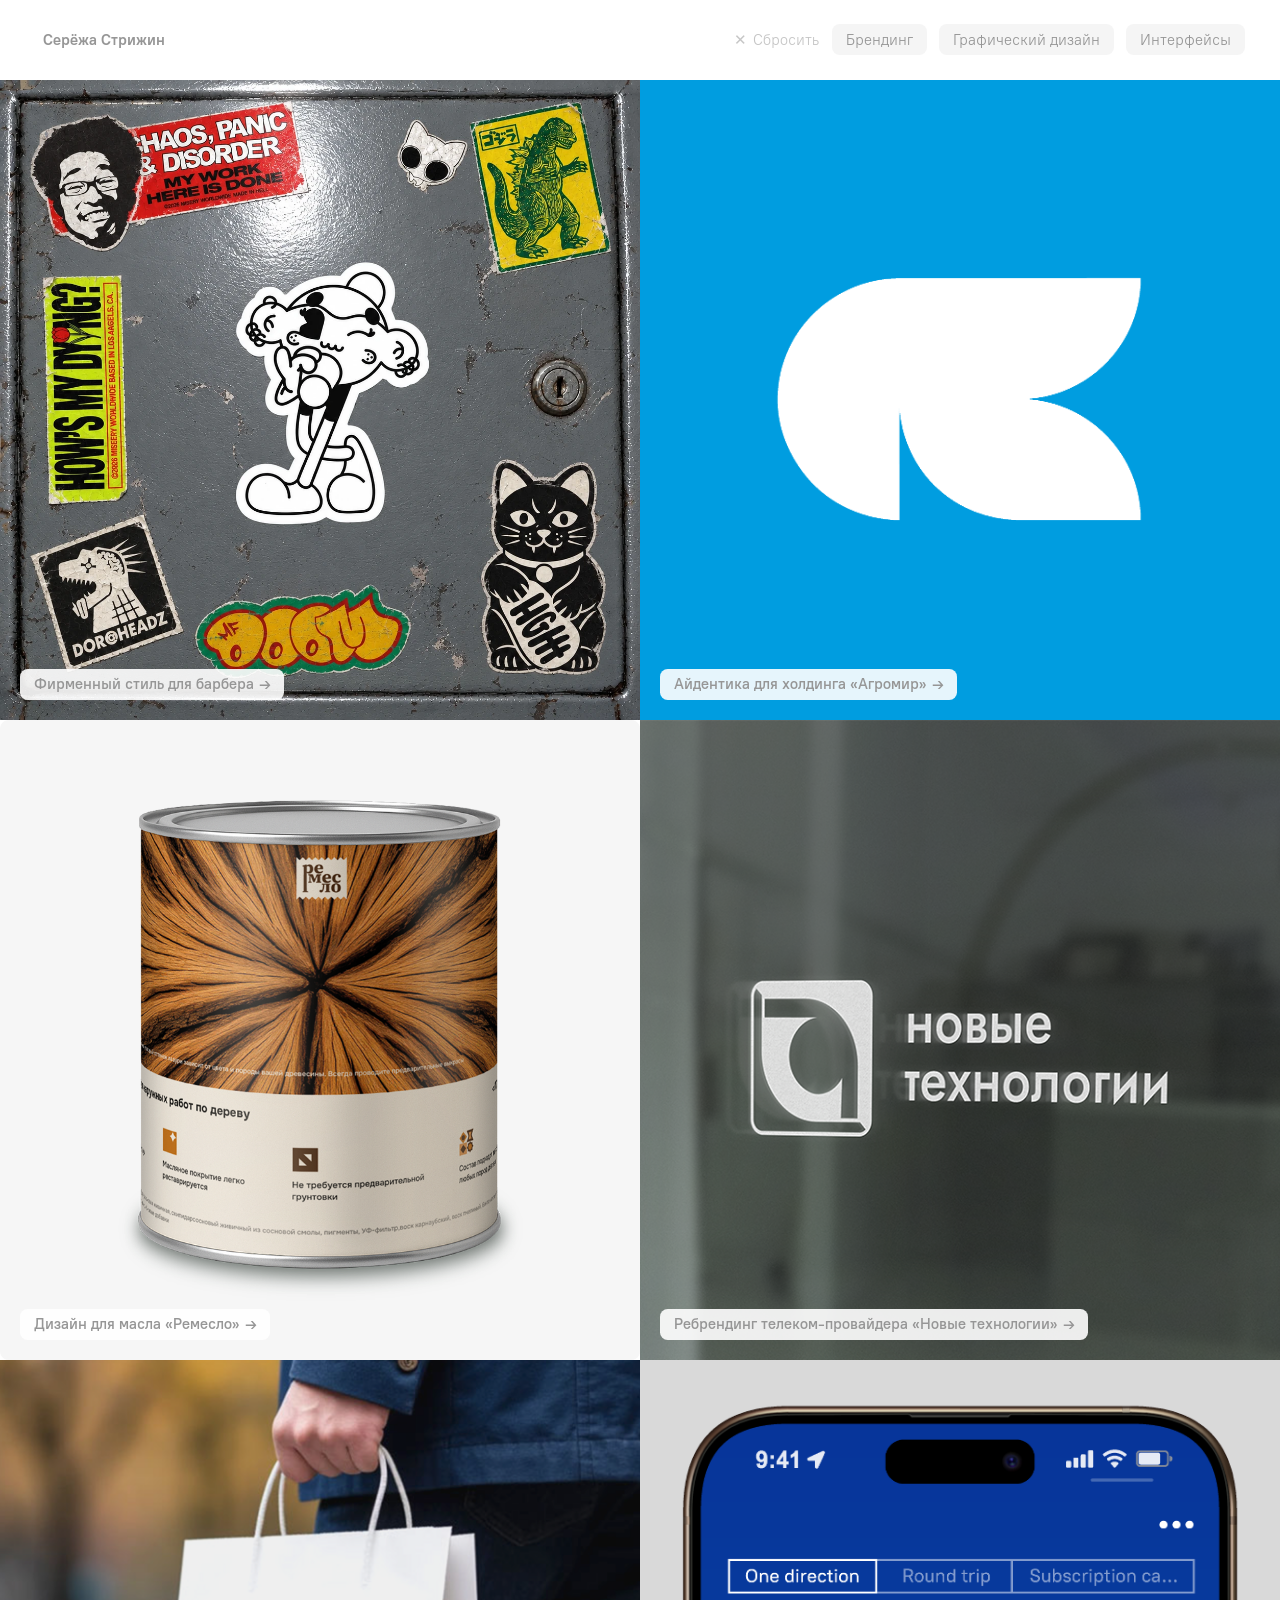
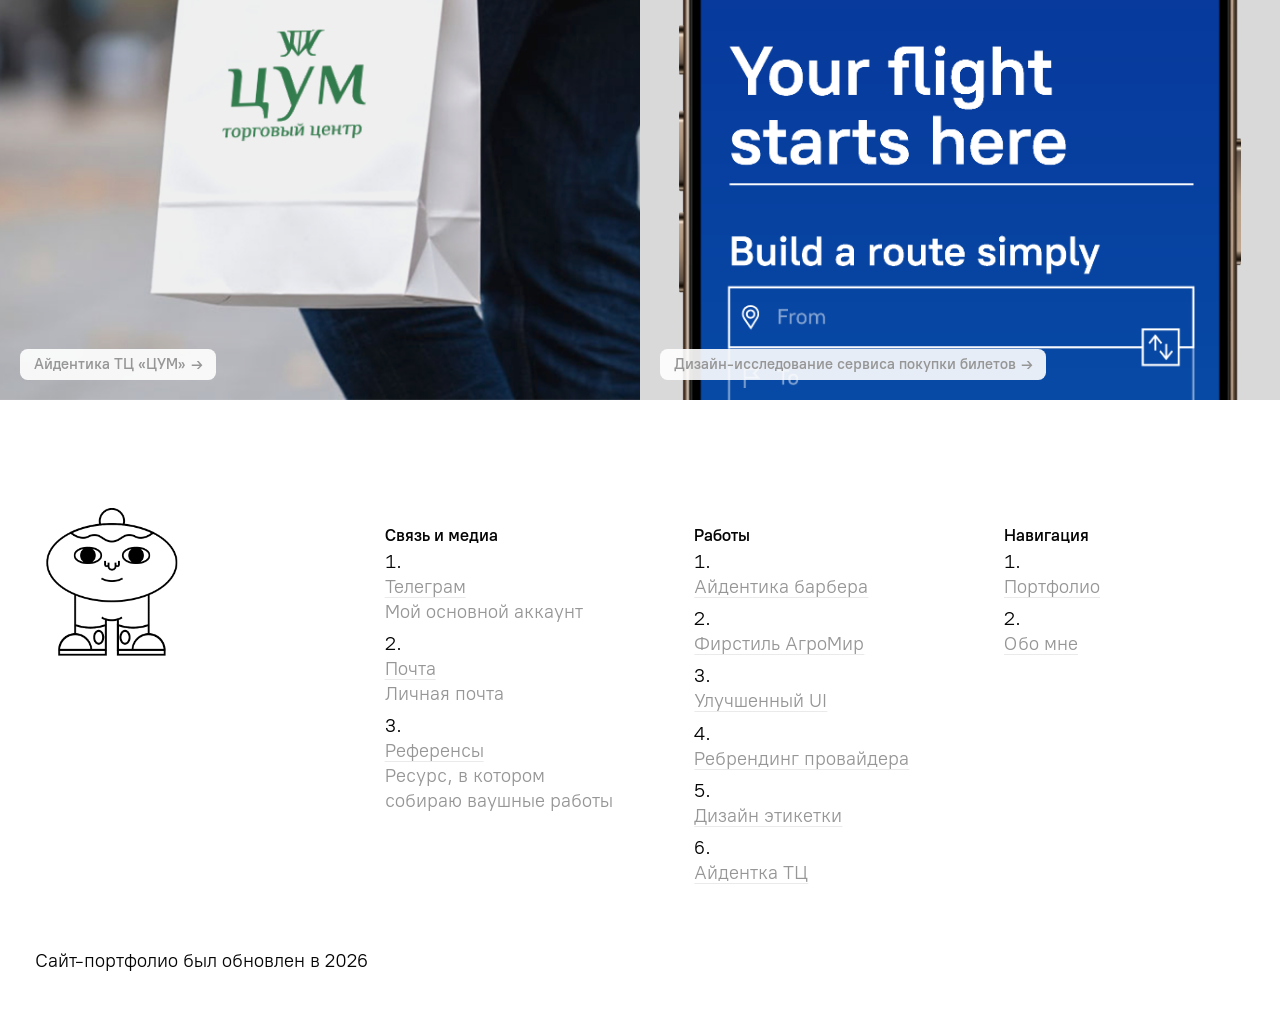
<file: index.html>
<!DOCTYPE html>
<html lang="ru">
  <head>
    <meta charset="utf-8">
    <title>Портфолио</title>
    <meta name="description" content="Портфолио дизайнера Серёжи Стрижина: фирменные стили, интерфейсы и брендинг. Айдентика, упаковка, UI.">
    <meta property="og:type" content="website">
    <meta property="og:site_name" content="Серёжа Стрижин">
    <meta property="og:locale" content="ru_RU">
    <meta property="og:title" content="Портфолио — Серёжа Стрижин">
    <meta property="og:description" content="Фирменные стили, интерфейсы и брендинг. Айдентика, упаковка, UI.">
    <meta property="og:url" content="https://quickystart.github.io/portfolio-3/index.html">
    <meta property="og:image" content="https://quickystart.github.io/portfolio-3/images/og.jpg">
    <meta property="og:image:secure_url" content="https://quickystart.github.io/portfolio-3/images/og.jpg">
    <meta property="og:image:type" content="image/jpeg">
    <meta property="og:image:width" content="1200">
    <meta property="og:image:height" content="630">
    <meta property="og:image:alt" content="Портфолио Серёжи Стрижина">
    <meta name="twitter:card" content="summary_large_image">
    <meta name="twitter:title" content="Портфолио — Серёжа Стрижин">
    <meta name="twitter:description" content="Фирменные стили, интерфейсы и брендинг. Айдентика, упаковка, UI.">
    <meta name="twitter:image" content="https://quickystart.github.io/portfolio-3/images/og.jpg">
    <link rel="icon" type="image/png" href="images/favicon-inverted.png">
    <meta name="viewport" content="width=device-width, initial-scale=1">
    <link rel="stylesheet" href="css/colors.css">
    <link rel="stylesheet" href="css/reset.css">
    <link rel="stylesheet" href="css/settings.css">
    <link rel="stylesheet" href="css/layout.css">
    <link rel="stylesheet" href="css/ids.css">
    <link rel="stylesheet" href="css/gallery.css">
    <link rel="stylesheet" href="css/navbar.css">
    <link rel="stylesheet" href="css/promo-block.css">
    <link rel="stylesheet" href="css/footnotes.css">
    <style>
      .ids header > a {
        text-decoration: none;
        font-size: 0.805em;
      }
      .ids header > a strong {
        font-weight: bold;
      }

      .ids .ids__sequence-item > a > figure > h5 {
        display: inline-flex;
        align-items: center;
        right: auto;
        max-width: calc(100% - var(--ids__density) * 2em);
        padding: 0.35em 0.9em;
        background: rgba(255, 255, 255, 0.9);
        border-radius: 0.5em;
        corner-shape: squircle;
        text-decoration: none;
        color: rgb(var(--ids__link-RGB));
        font-size: 0.805em;
        font-weight: 600;
        transition: color 0.5s ease, background 0.5s ease;
      }
      .ids .ids__sequence-item > a:hover > figure > h5 {
        color: rgb(85, 85, 85);
        transition: color 0s ease;
      }
      .ids .ids__sequence-item > a > figure > h5 .ids-card-arrow {
        margin-left: 0.3em;
      }

      @media (width < 765px) {
        .ids .ids__sequence-item > a > figure {
          position: relative;
          display: flex;
          flex-direction: column;
          background: rgba(236, 236, 236, 0.85);
          backdrop-filter: blur(20px);
          -webkit-backdrop-filter: blur(20px);
          border-radius: var(--ids__radius);
          corner-shape: squircle;
          overflow: hidden;
        }
        .ids .ids__sequence-item > a[href="jarofoil_up.html"] > figure {
          background: rgba(236, 236, 236, 0.85);
          backdrop-filter: blur(20px);
          -webkit-backdrop-filter: blur(20px);
        }
        .ids .ids__sequence-item > a[href="jarofoil_up.html"] > figure > .jarofoil-up-img {
          display: block;
          overflow: hidden;
        }
        .ids .ids__sequence-item > a[href="jarofoil_up.html"] > figure > .jarofoil-up-img > img {
          border-radius: 0;
          transform: scale(1.1) translateY(-4%);
          transform-origin: top center;
        }
        .ids .ids__sequence-item > a > figure > h5 {
          position: static;
          left: auto;
          right: auto;
          bottom: auto;
          display: flex;
          align-items: center;
          justify-content: space-between;
          gap: 0.5em;
          max-width: none;
          background: none;
          padding: 0.7em 0.9em;
          margin: 0;
          color: rgb(85, 85, 85);
          font-size: 0.805em;
          font-weight: 600;
          text-align: left;
        }
        .ids .ids__sequence-item > a > figure > h5 .ids-card-arrow {
          flex: none;
          display: inline-flex;
          align-items: center;
          justify-content: center;
          width: 1.5em;
          height: 1.5em;
          padding-bottom: 0.15em;
          border-radius: 50%;
          background: rgb(85, 85, 85);
          color: rgb(var(--ids__background-RGB));
          line-height: 1;
        }
        .ids .ids__sequence-item a[href="jarofoil.html"] h5 {
          color: rgb(85, 85, 85);
        }
        .ids .ids__sequence-item > a:hover > figure > h5 {
          color: rgb(85, 85, 85);
          transition: color 0.5s ease;
        }
        .ids .ids__sequence.XL {
          padding: 0 calc(var(--ids__density) * 0.6em);
          --gap: 1em;
        }
        @supports not (corner-shape: squircle) {
          .ids .ids__sequence-item > a > figure {
            mask:
              url('data:image/svg+xml;utf-8,<svg xmlns="http://www.w3.org/2000/svg" width="100" height="100"><path d="m0,1 c0,-1 0,-1 1,-1 l99,0 l0,100 l-100,0 Z"/></svg>') top left / calc(var(--ids__radius) * 100) no-repeat intersect,
              url('data:image/svg+xml;utf-8,<svg xmlns="http://www.w3.org/2000/svg" width="100" height="100"><path d="m0,0 l99,0 c1,0 1,0 1,1 l0,99 l-100,0 l0,-100 Z"/></svg>') top right / calc(var(--ids__radius) * 100) no-repeat intersect,
              url('data:image/svg+xml;utf-8,<svg xmlns="http://www.w3.org/2000/svg" width="100" height="100"><path d="m0,0 l100,0 l0,99 c0,1 -0,1 -1,1 l-99,0 Z"/></svg>') bottom right / calc(var(--ids__radius) * 100) no-repeat intersect,
              url('data:image/svg+xml;utf-8,<svg xmlns="http://www.w3.org/2000/svg" width="100" height="100"><path d="m0,0 l100,0 l0,100 l-99,0 c-1,0 -1,-0 -1,-1 Z"/></svg>') bottom left / calc(var(--ids__radius) * 100) no-repeat intersect
            ;
            border-radius: 0;
            border-radius: initial;
          }
        }
      }

      body.no-scroll,
      html.no-scroll {
        overflow: hidden;
      }

      .burger {
        display: none;
        flex-direction: column;
        justify-content: center;
        gap: 4.2px;
        width: 24.5px;
        padding: 0;
        border: none;
        background: transparent;
        cursor: pointer;
      }
      .burger span {
        display: block;
        width: 100%;
        height: 1.4px;
        background: rgb(var(--ids__link-RGB));
        border-radius: 1.4px;
        transition: transform 0.3s ease, opacity 0.3s ease;
      }
      .burger.open span:first-child {
        transform: translateY(1.4px) rotate(45deg);
      }
      .burger.open span:last-child {
        transform: translateY(-4.2px) rotate(-45deg);
      }

      #filters .filter input[type="checkbox"] {
        appearance: none;
        -webkit-appearance: none;
        width: 0.55em;
        height: 0.55em;
        flex: none;
        margin: 0 0.72em 0 0;
        border: none;
        border-radius: 50%;
        background: rgba(128, 128, 128, 0.2);
        transition: background 0.15s ease;
        pointer-events: none;
        cursor: pointer;
      }
      #filters .filter input[type="checkbox"]:checked {
        background: rgb(var(--ids__hover-RGB));
      }

      #filters .filter-reset {
        display: none;
      }

      @media (width <= 766px) {
        header {
          position: relative;
          padding-left: calc(var(--ids__density) * 0.6em - 0.37em + 0.61em);
          padding-right: calc(var(--ids__density) * 0.6em);
        }
        .burger {
          display: flex;
          z-index: 11;
          margin-right: 0.61em;
        }
        #filters {
          display: flex;
          flex-direction: column;
          align-items: flex-start;
          gap: 0;
          width: min(75vw, max-content);
          margin: 0;
          font-size: 1.3em;
          position: absolute;
          top: calc(100% - 0.5em);
          right: 0.725em;
          padding: 0 4.478976em 0 1.44em;
          background: rgba(var(--ids__background-RGB), 0.95);
          backdrop-filter: blur(8px);
          -webkit-backdrop-filter: blur(8px);
          border: 0.5px solid rgba(128, 128, 128, 0.3);
          border-radius: var(--ids__radius);
          corner-shape: squircle;
          box-shadow: 0 8px 24px rgba(0, 0, 0, 0.15);
          opacity: 0;
          visibility: hidden;
          pointer-events: none;
          transform: translateY(-0.5em);
          overflow: hidden;
          transition: transform 0.25s ease, opacity 0.25s ease, visibility 0.25s;
          z-index: 10;
        }
        #filters.open {
          opacity: 1;
          visibility: visible;
          pointer-events: auto;
          transform: translateY(0);
        }
        #filters .filter {
          display: flex;
          align-items: center;
          text-align: left;
          aspect-ratio: auto;
          padding: 0;
          margin: 0.4em 0;
          border: none;
          box-shadow: none;
          background: transparent;
          border-radius: 0;
          text-decoration: none;
          color: rgb(var(--ids__link-RGB));
          font-size: 0.69em;
          font-weight: 400;
        }
        #filters .filter:hover {
          color: rgb(var(--ids__link-RGB));
          text-decoration-color: transparent;
        }
        #filters .filter:first-child {
          margin-top: 1.6em;
        }
        #filters .filter:last-child {
          margin-bottom: 1.6em;
        }
        #filters .filter strong {
          margin: 0;
          font-weight: inherit;
        }
        #filters .filter-reset {
          display: inline-flex;
          align-items: center;
          margin: 0.4em 0 1.6em;
          padding: 0.35em 0.9em;
          border: none;
          background: rgba(128, 128, 128, 0.08);
          border-radius: 0.5em;
          corner-shape: squircle;
          overflow: hidden;
          color: rgba(var(--ids__link-RGB), 0.55);
          font-family: inherit;
          font-size: 0.805rem;
          font-weight: 400;
          line-height: inherit;
          cursor: pointer;
          pointer-events: none;
          transition: color 0.5s ease, background 0.5s ease;
        }
        #filters .filter-reset::before {
          content: "✕";
          margin-right: 0.4em;
        }
        #filters .filter-reset.is-active {
          color: rgb(85, 85, 85);
          pointer-events: auto;
        }
        #filters .filter-reset.is-active:hover {
          color: rgb(var(--ids__hover-RGB));
          background: rgba(var(--ids__hover-RGB), 0.12);
          transition: color 0s ease, background 0s ease;
        }
      }

      @media (width > 766px) {
        header {
          align-items: center;
        }
        #filters {
          display: flex;
          align-items: center;
          flex-wrap: wrap;
          justify-content: flex-end;
          gap: calc(var(--ids__density) * 0.5em);
        }
        #filters .filter input[type="checkbox"] {
          display: none;
        }
        #filters .filter {
          display: inline-flex;
          align-items: center;
          padding: 0.35em 0.9em;
          background: rgba(128, 128, 128, 0.08);
          border-radius: 0.5em;
          corner-shape: squircle;
          overflow: hidden;
          text-decoration: none;
          color: rgb(var(--ids__link-RGB));
          font-size: 0.805em;
          font-weight: 400;
          transition: color 0.5s ease, background 0.5s ease;
        }
        #filters .filter strong {
          margin: 0;
          font-weight: inherit;
        }
        #filters .filter:hover {
          color: rgb(85, 85, 85);
          transition: color 0s ease;
        }
        #filters .filter:has(input:checked) {
          color: rgb(var(--ids__hover-RGB));
          background: rgba(var(--ids__hover-RGB), 0.12);
        }
        #filters .filter-reset {
          display: inline-flex;
          align-items: center;
          order: -1;
          margin: 0;
          padding: 0;
          border: none;
          background: none;
          color: rgba(var(--ids__link-RGB), 0.55);
          font-family: inherit;
          font-size: 0.805em;
          font-weight: 400;
          line-height: inherit;
          cursor: pointer;
          pointer-events: none;
          transition: color 0.5s ease;
        }
        #filters .filter-reset::before {
          content: "✕";
          margin-right: 0.4em;
        }
        #filters .filter-reset.is-active {
          color: rgb(85, 85, 85);
          pointer-events: auto;
        }
        #filters .filter-reset.is-active:hover {
          color: rgb(var(--ids__hover-RGB));
          transition: color 0s ease;
        }
      }
    </style>
  </head>
  
<header style="justify-content: space-between;">
    <a href="aboutme_new.html"><strong>Серёжа Стрижин</strong></a>
    <button class="burger" id="burger" aria-label="Меню" aria-expanded="false">
        <span></span><span></span>
    </button>
<div id="filters">
        <a href="#" class="filter" data-filter="branding"><input type="checkbox"><strong>Брендинг</strong></a>
        <a href="#" class="filter" data-filter="design"><input type="checkbox"><strong>Графический дизайн</strong></a>
        <a href="#" class="filter" data-filter="ux"><input type="checkbox"><strong>Интерфейсы</strong></a>
        <button type="button" class="filter-reset">Сбросить</button>
    </div>
</header>
  
<body class="ids">
<main>
<div>
<div class="section">
<div class="ids__sequence XL">

                  <div class="ids__sequence-item" data-category="branding">
                 <a href="motherofcuts.html">
                  <figure>
                    <img src="images/gallery/moc_bunner.webp">
                    <h5>Фирменный стиль для барбера <span class="ids-card-arrow">→</span></h5>
                  </figure>
                </a>
                </div>
  
                  <div class="ids__sequence-item" data-category="branding">
                 <a href="agromir_up.html">
                  <figure>
                    <img src="images/gallery/agromir_new_button_image.webp">
                    <h5>Айдентика для холдинга «Агромир» <span class="ids-card-arrow">→</span></h5>
                  </figure>
                </a>
                </div>
  
                <div class="ids__sequence-item" data-category="design">
                 <a href="jarofoil_up.html">
                  <figure>
                    <span class="jarofoil-up-img"><img src="images/gallery/jar_bunner_2.4.webp"></span>
                    <h5 class="jarofoil-up-label">Дизайн для масла «Ремесло» <span class="ids-card-arrow">→</span></h5>
                  </figure>
                </a>
                </div>
  
                 <div class="ids__sequence-item" data-category="branding">
                 <a href="newtech_up.html">
                  <figure>
                    <img src="images/gallery/newtech_1.webp">
                    <h5>Ребрендинг телеком-провайдера «Новые&nbsp;технологии» <span class="ids-card-arrow">→</span></h5>
                  </figure>
                  </a>
                </div>

                <div class="ids__sequence-item" data-category="branding">
                   <a href="tsum_up.html">
                    <figure>
                    <img src="images/gallery/tsum_2.webp">
                    <h5>Айдентика ТЦ «ЦУМ» <span class="ids-card-arrow">→</span></h5>
                    </figure>
                    </a>
                    </div>
  
                <div class="ids__sequence-item" data-category="ux">
                 <a href="better_ui.html">
                  <figure>
                    <img src="images/gallery/better_ui_button.webp">
                    <h5>Дизайн-исследование сервиса покупки&nbsp;билетов <span class="ids-card-arrow">→</span></h5>
                  </figure>
                </a>
                </div>

</div>
</div>
</div>
</main>
</body>

<footer>
<div class="ids__space L"></div>
        <div class="ids__sequence M gap-L">
            <div class="ids__sequence-item"><img src="images/gallery/loop_animation.gif" style="width: 55%" alt=""></div>
            <ol class="ids__sequence-item">
            <h5>Связь и медиа</h5>
            <hgroud>
            <li><a href="https://t.me/thestryjin"><p>Телеграм</p></a></li>
            <p style="color: rgb(var(--ids__link-RGB))">Мой основной аккаунт</p></hgroud>
            <hgroud>
            <div class="ids__space S"></div>
            <li><a href="mailto:strijyn@proton.me"><p>Почта</p></a></li>
            <p style="color: rgb(var(--ids__link-RGB))">Личная почта</p></hgroud>
            <hgroud>
            <div class="ids__space S"></div>
            <li class=""><a href="https://t.me/theauthoris"><p>Референсы</p></a></li>
            <p style="color: rgb(var(--ids__link-RGB))">Ресурс, в котором собираю ваушные работы</p></hgroud>
            </ol>
            <ol class="ids__sequence-item">
            <h5>Работы</h5>
            <li class=""><a href="motherofcuts.html"><p>Айдентика барбера</p></a></li>
            <div class="ids__space S"></div>
            <li class=""><a href="agromir_up.html"><p>Фирстиль АгроМир</p></a></li>
            <div class="ids__space S"></div>
            <li class=""><a href="better_ui.html"><p>Улучшенный UI</p></a></li>
            <div class="ids__space S"></div>
            <li><a href="newtech_up.html"><p>Ребрендинг провайдера</p></a></li>
            <div class="ids__space S"></div>
                <li><a href="jarofoil_up.html"><p>Дизайн этикетки</p></a></li>
            <div class="ids__space S"></div>
            <li><a href="tsum_up.html"><p>Айдентка ТЦ</p></a></li>
            </ol>
            <ol class="ids__sequence-item">
            <h5>Навигация</h5>
            <li><a href="index.html"><p>Портфолио</p></a></li>
            <div class="ids__space S"></div>
            <li><a href="aboutme_new.html"><p>Обо мне</p></a></li>
            <div class="ids__space S"></div>
            </ol>
        </div>
        <p>Сайт-портфолио был обновлен в 2026</p>
</footer>

<body class="ids">
    <script src="./js/lib/photoswipe.umd.min.js"></script>
    <script src="./js/lib/photoswipe-lightbox.umd.min.js"></script>
    <script src="./js/gallery.js"></script>

    <script src="./js/sleepy.js"></script>
    <script src="./js/footnotes.js"></script>
    <script src="./js/promo-block.js"></script>
  
    <script>
    const burger = document.getElementById('burger');
    const filters = document.getElementById('filters');
    const links = document.querySelectorAll('#filters .filter');
    const items = document.querySelectorAll('main .ids__sequence-item');

    burger.addEventListener('click', () => {
        const isOpen = filters.classList.toggle('open');
        burger.classList.toggle('open', isOpen);
        burger.setAttribute('aria-expanded', isOpen);
    });

    function applyFilter() {
        const selected = new Set(
            [...links].filter(l => l.querySelector('input[type="checkbox"]').checked).map(l => l.dataset.filter)
        );
        items.forEach(item => {
            const cat = item.getAttribute('data-category');
            const show = selected.size === 0 || selected.has(cat);
            item.style.display = show ? '' : 'none';
        });
        resetButton.classList.toggle('is-active', selected.size > 0);
    }

    links.forEach(link => {
        link.addEventListener('click', (e) => {
            e.preventDefault();
            const box = link.querySelector('input[type="checkbox"]');
            box.checked = !box.checked;
            applyFilter();
        });
    });

    const resetButton = document.querySelector('#filters .filter-reset');
    resetButton.addEventListener('click', () => {
        links.forEach(link => {
            const box = link.querySelector('input[type="checkbox"]');
            if (box) box.checked = false;
        });
        applyFilter();
    });
    </script>
    </body>
  </html>
</file>
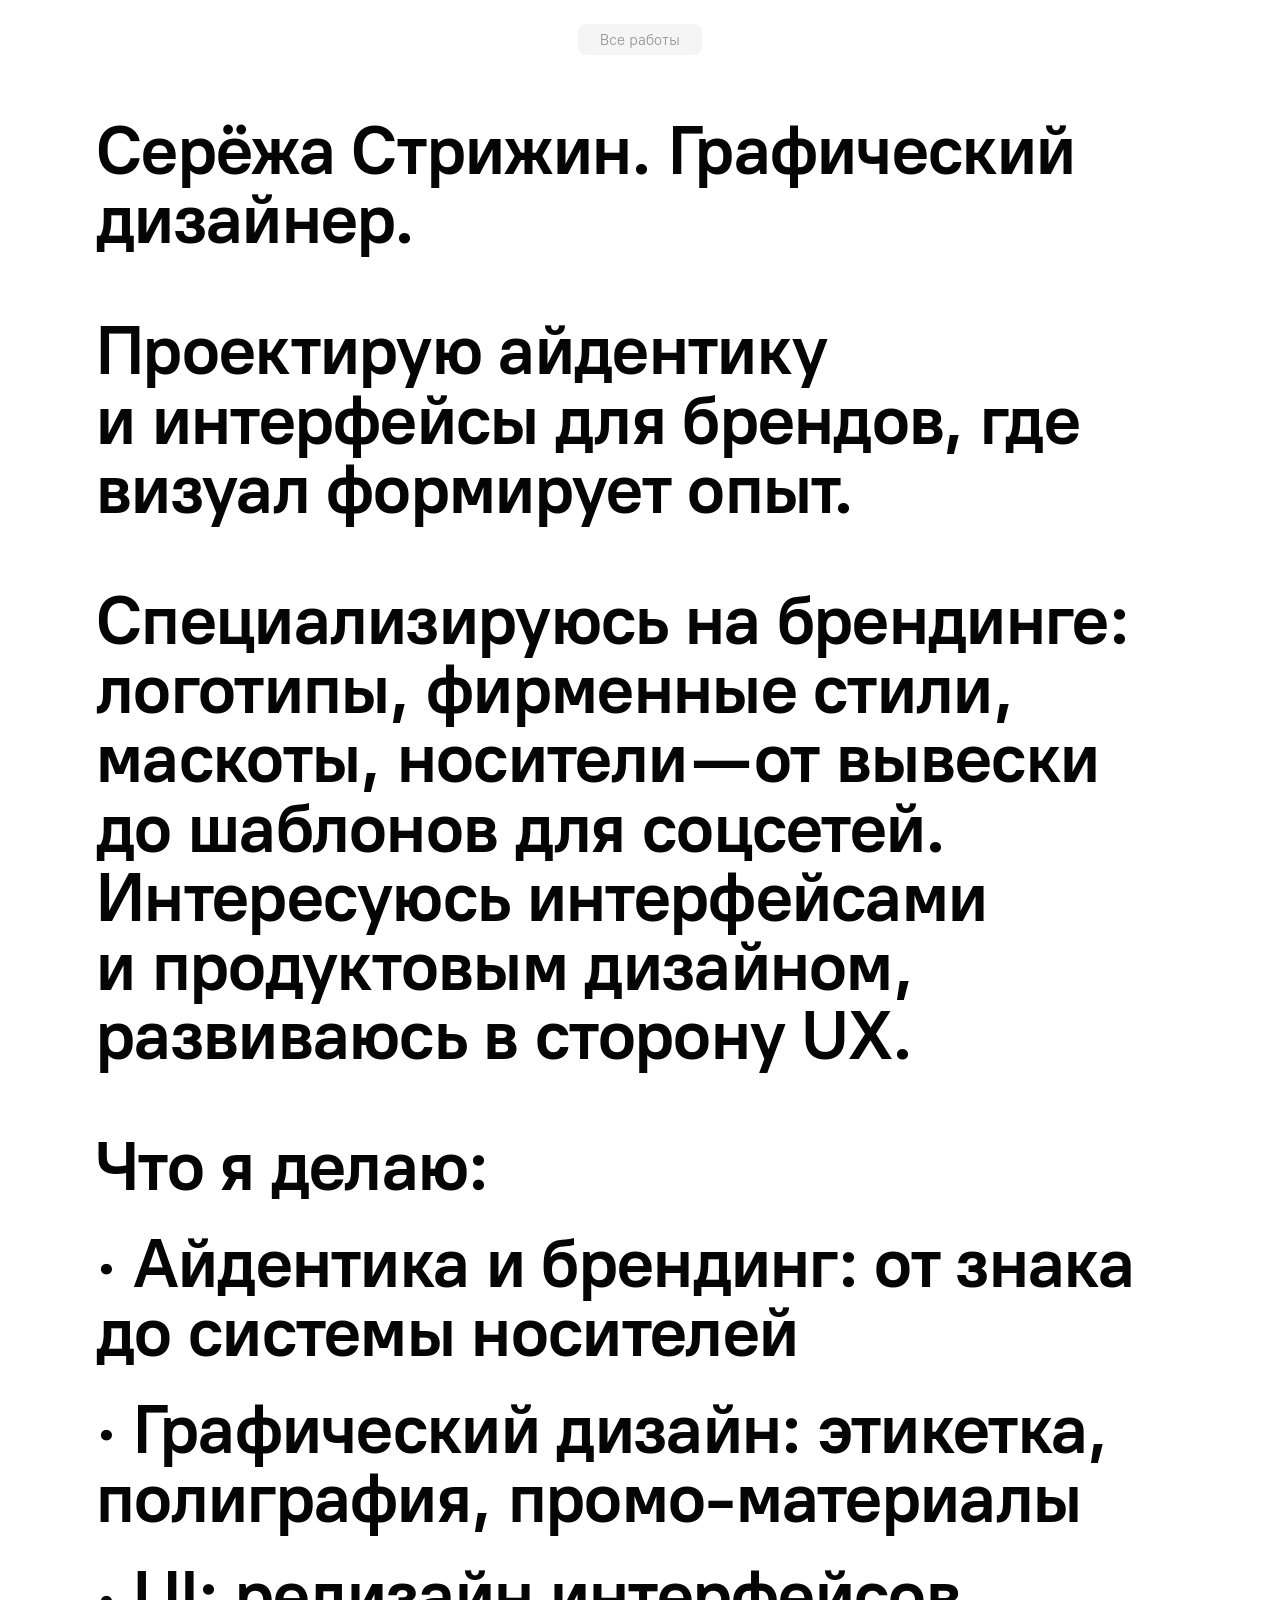
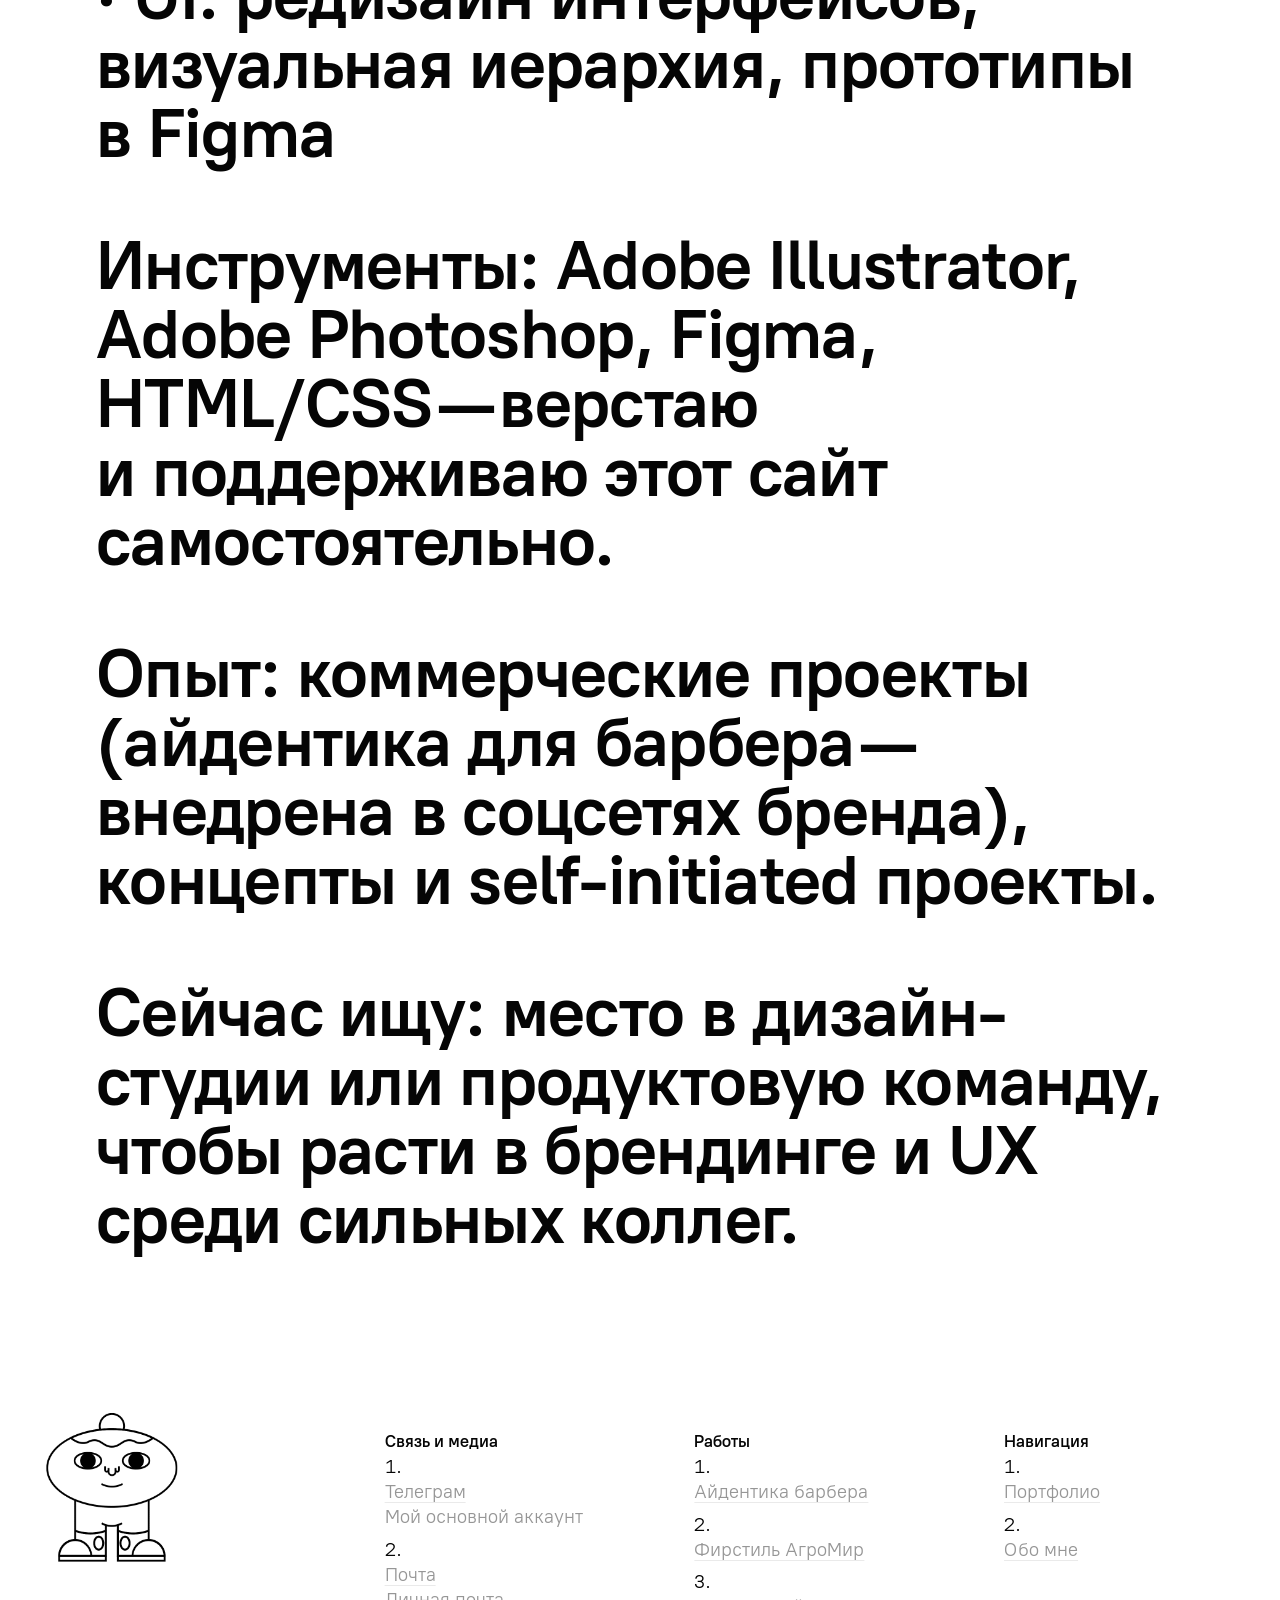
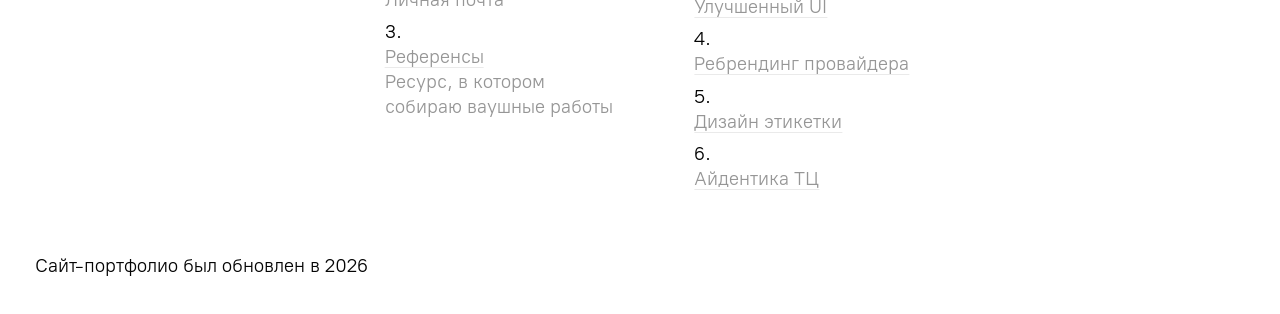
<file: aboutme_new.html>
<!DOCTYPE html>
<html lang="ru">
  <head>
    <meta charset="utf-8">
    <title>Обо мне</title>
    <link rel="icon" type="image/png" href="images/favicon-inverted.png">
    <meta name="viewport" content="width=device-width, initial-scale=1">
    <link rel="stylesheet" href="css/colors.css">
    <link rel="stylesheet" href="css/reset.css">
    <link rel="stylesheet" href="css/settings.css">
    <link rel="stylesheet" href="css/layout.css">
    <link rel="stylesheet" href="css/ids.css">
    <link rel="stylesheet" href="css/gallery.css">
    <link rel="stylesheet" href="css/navbar.css">
    <link rel="stylesheet" href="css/promo-block.css">
    <link rel="stylesheet" href="css/footnotes.css">
    <style>
      @media (width < 765px) {
        .ids h1 {
          font-size: 1.5em;
        }
      }
    </style>
  </head>
  
<header>
    <a href="index.html"><strong>Все работы</strong></a>
</header>

<div class="ids__space M"></div>

    <body class="ids">
      <main>
        <div class="ids__wrapper L">

         <div class="ids__sequence-item">
          <div class="ids__text-width">
            <h1>Серёжа Стрижин. Графический дизайнер.</h1>
            <div class="ids__space M"></div>
            <h1>Проектирую айдентику и интерфейсы для брендов, где визуал формирует опыт.</h1>
            <div class="ids__space M"></div>
            <h1>Специализируюсь на брендинге: логотипы, фирменные стили, маскоты, носители
            —  от вывески до шаблонов для соцсетей. Интересуюсь интерфейсами и продуктовым дизайном,
            развиваюсь в сторону UX.</h1>
            <div class="ids__space M"></div>
            <h1>Что я делаю:</h1>
            <h1>· Айдентика и брендинг: от знака до системы носителей</h1>
            <h1>· Графический дизайн: этикетка, полиграфия, промо-материалы</h1>
            <h1>· UI: редизайн интерфейсов, визуальная иерархия, прототипы в Figma</h1>
            <div class="ids__space M"></div>
            <h1>Инструменты: Adobe Illustrator, Adobe Photoshop, Figma, HTML/CSS — верстаю
            и поддерживаю этот сайт самостоятельно.</h1>
            <div class="ids__space M"></div>
            <h1>Опыт: коммерческие проекты (айдентика для барбера — внедрена в соцсетях бренда),
            концепты и self-initiated проекты.</h1>
            <div class="ids__space M"></div>
            <h1>Сейчас ищу: место в дизайн-студии или продуктовую команду, чтобы расти в брендинге и UX среди
            сильных коллег.</h1>
          </div>
        </div>

        </div>
      </main>
      </body>

  <div class="ids__space M"></div>
  
<footer>
<div class="ids__space L"></div>
        <div class="ids__sequence M gap-L">
            <div class="ids__sequence-item"><img src="images/gallery/loop_animation.gif" style="width: 55%" alt=""></div>
            <ol class="ids__sequence-item">
            <h5>Связь и медиа</h5>
            <hgroud>
            <li class=""><a href="https://t.me/strijyngd"><p>Телеграм</p></a></li>
            <p style="color: rgb(var(--ids__link-RGB))">Мой основной аккаунт</p></hgroud>
            <hgroud>
            <div class="ids__space S"></div>
            <li><a href="mailto:strijyn@proton.me"><p>Почта</p></a></li>
            <p style="color: rgb(var(--ids__link-RGB))">Личная почта</p></hgroud>
            <hgroud>
            <div class="ids__space S"></div>
            <li class=""><a href="https://t.me/theauthoris"><p>Референсы</p></a></li>
            <p style="color: rgb(var(--ids__link-RGB))">Ресурс, в котором собираю ваушные работы</p></hgroud>
            </ol>
            <ol class="ids__sequence-item">
            <h5>Работы</h5>
            <li class=""><a href="motherofcuts.html"><p>Айдентика барбера</p></a></li>
            <div class="ids__space S"></div>
            <li class=""><a href="agromir_up.html"><p>Фирстиль АгроМир</p></a></li>
            <div class="ids__space S"></div>
            <li class=""><a href="better_ui.html"><p>Улучшенный UI</p></a></li>
            <div class="ids__space S"></div>
            <li><a href="newtech_up.html"><p>Ребрендинг провайдера</p></a></li>
            <div class="ids__space S"></div>
                <li><a href="jarofoil_up.html"><p>Дизайн этикетки</p></a></li>
            <div class="ids__space S"></div>
            <li><a href="tsum_up.html"><p>Айдентика ТЦ</p></a></li>
            </ol>
            <ol class="ids__sequence-item">
            <h5>Навигация</h5>
            <li><a href="index.html"><p>Портфолио</p></a></li>
            <div class="ids__space S"></div>
            <li><a href="aboutme_new.html"><p>Обо мне</p></a></li>
            <div class="ids__space S"></div>
            </ol>
        </div>
        <p>Сайт-портфолио был обновлен в 2026</p>
</footer>

  <body class="ids">
    <script src="./js/lib/photoswipe.umd.min.js"></script>
    <script src="./js/lib/photoswipe-lightbox.umd.min.js"></script>
    <script src="./js/gallery.js"></script>

    <script src="./js/sleepy.js"></script>
    <script src="./js/footnotes.js"></script>
    <script src="./js/promo-block.js"></script>
    <script src="./js/prepositions.js"></script>
  </body>
</html>
</file>
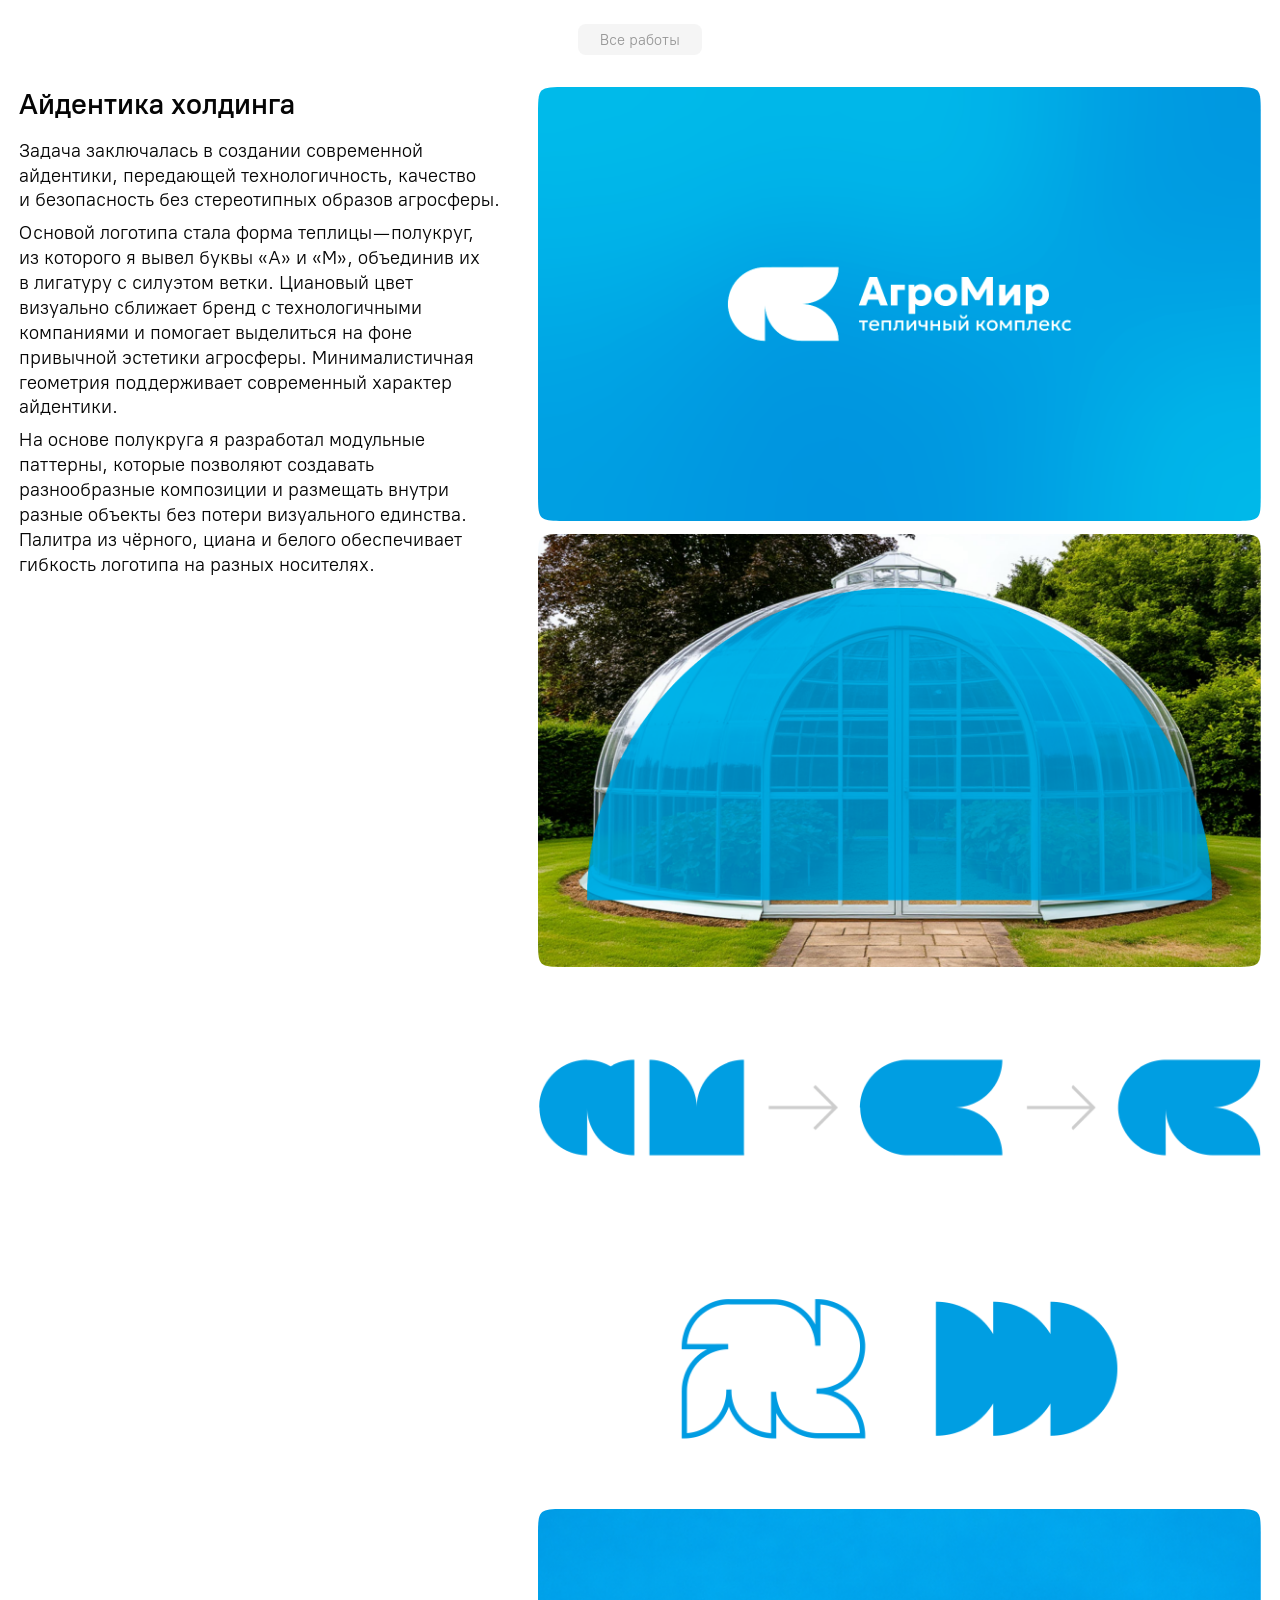
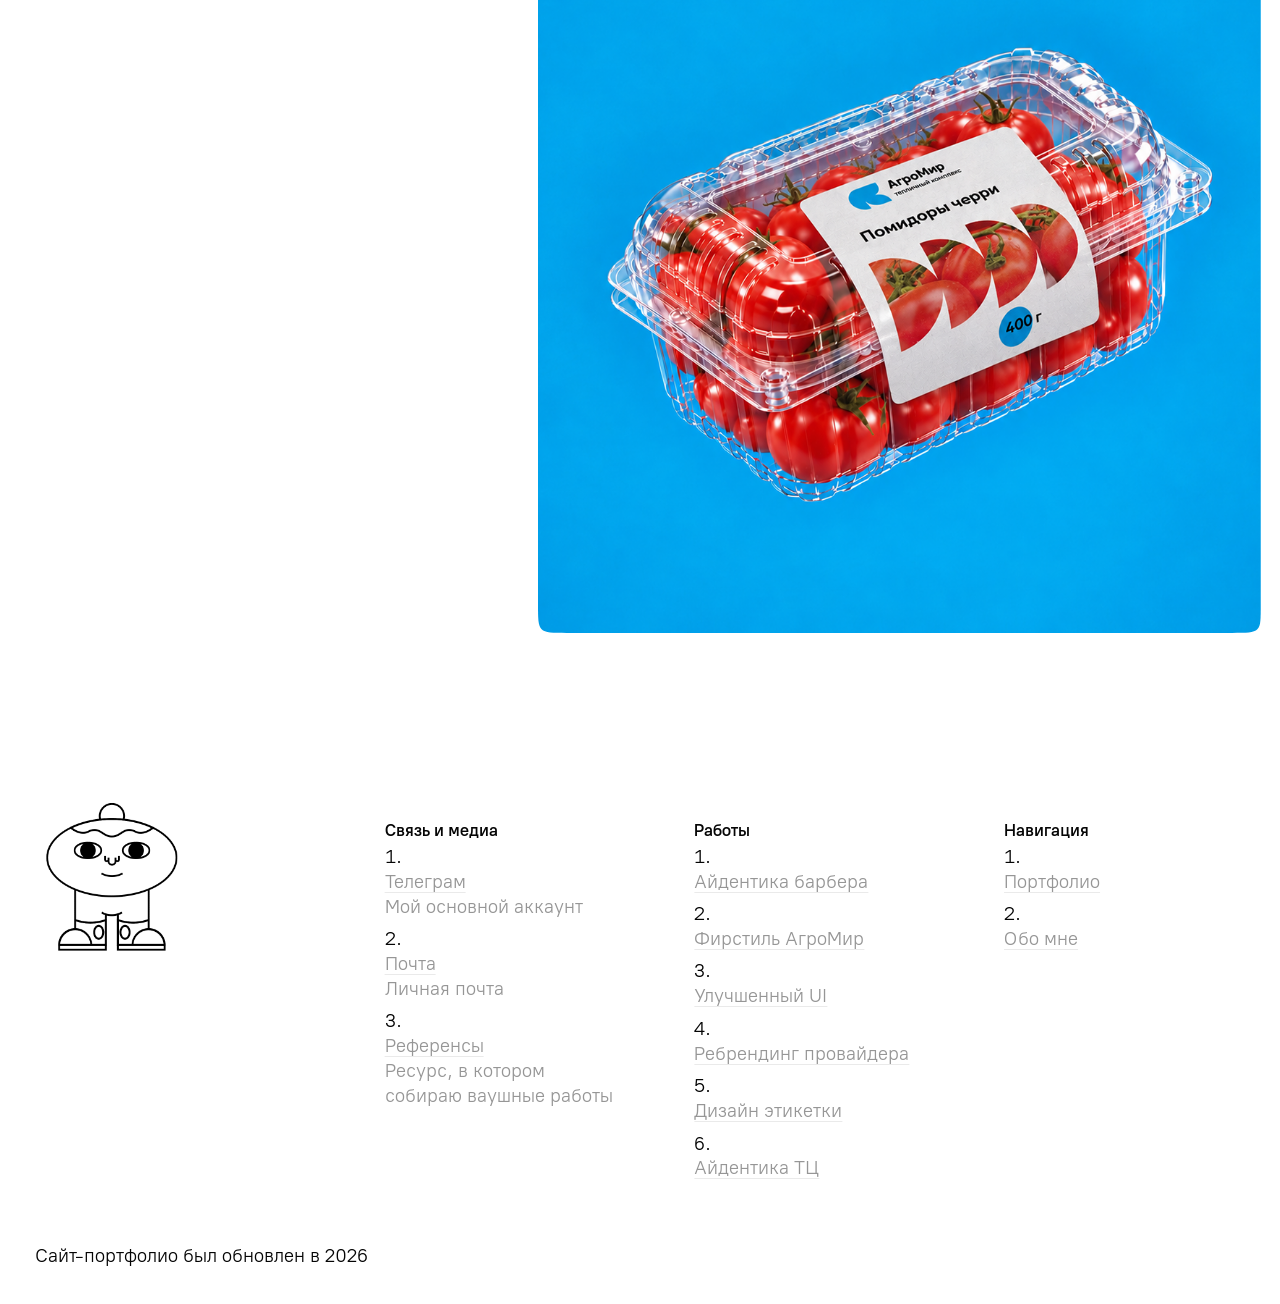
<file: agromir_up.html>
<!DOCTYPE html>
<html lang="en">
<head>
    <meta charset="utf-8">
    <title>Агромир</title>
    <link rel="icon" type="image/png" href="images/favicon-inverted.png">
    <meta name="viewport" content="width=device-width, initial-scale=1">
    <link rel="stylesheet" href="css/colors.css">
    <link rel="stylesheet" href="css/reset.css">
    <link rel="stylesheet" href="css/settings.css">
    <link rel="stylesheet" href="css/layout.css">
    <link rel="stylesheet" href="css/ids.css">
    <link rel="stylesheet" href="css/gallery.css">
    <link rel="stylesheet" href="css/navbar.css">
    <link rel="stylesheet" href="css/promo-block.css">
    <link rel="stylesheet" href="css/footnotes.css">
  </head>
<body>

<header>
    <a href="index.html"><strong>Все работы</strong></a>
</header>

<div class="ids__space S"></div>

<div class="ids__wrapper XL">
<div class="section">
<ids-gallery class="ids-gallery ids-gallery--split">

                    <figure class="ids__rounded">
                        <a href="images/gallery/agromir_bunner_upd.webp" data-pswp-width="1500" data-pswp-height="900">
                            <img src="images/gallery/agromir_bunner_upd.webp">
                        </a>
                    </figure>
    <div class="ids__space S"></div>
    
<div class="ids__text-widt">
  <h3>Айдентика холдинга</h3>
<p>Задача заключалась в создании современной айдентики, передающей технологичность, качество и безопасность без стереотипных образов агросферы.</p>
<div class="ids__space S"></div>
<p>Основой логотипа стала форма теплицы — полукруг, из которого я вывел буквы «А» и «М», объединив их в лигатуру с силуэтом ветки. Циановый цвет
визуально сближает бренд с технологичными компаниями и помогает выделиться на фоне привычной эстетики агросферы. Минималистичная геометрия
поддерживает современный характер айдентики.</p>
<div class="ids__space S"></div>
<p>На основе полукруга я разработал модульные паттерны, которые позволяют создавать разнообразные композиции и размещать внутри разные объекты
без потери визуального единства. Палитра из чёрного, циана и белого обеспечивает гибкость логотипа на разных носителях.</p>
<div class="ids__space M"></div>
</div>
                  <figure class="ids__rounded">
                   <a href="images/gallery/agromir_bunner_1.webp" data-pswp-width="1500" data-pswp-height="900">
                    <img src="images/gallery/agromir_bunner_1.webp">
                    </a>
                  </figure>
                  <div class="ids__space S"></div>
                  <figure class="ids__rounded">
                   <a href="images/gallery/agromir_long.webp" data-pswp-width="1500" data-pswp-height="500">
                    <img src="images/gallery/agromir_long.webp">
                    </a>
                  </figure>
                  <div class="ids__space S"></div>
                  <figure class="ids__rounded">
                   <a href="images/gallery/agromir_long_2.webp" data-pswp-width="1500" data-pswp-height="500">
                    <img src="images/gallery/agromir_long_2.webp">
                    </a>
                  </figure>
                  <div class="ids__space S"></div>
                  <figure class="ids__rounded">
                   <a href="images/gallery/agromir_container.webp" data-pswp-width="1000" data-pswp-height="1000">
                    <img src="images/gallery/agromir_container.webp">
                    </a>
                  </figure>
            </ids-gallery>
            </div>
            </div>
    </main>
</body>

<div class="ids__space L"></div>

<footer>
<div class="ids__space L"></div>
        <div class="ids__sequence M gap-L">
            <div class="ids__sequence-item"><img src="images/gallery/loop_animation.gif" style="width: 55%" alt=""></div>
            <ol class="ids__sequence-item">
            <h5>Связь и медиа</h5>
            <hgroud>
            <li class=""><a href="https://t.me/strijyngd"><p>Телеграм</p></a></li>
            <p style="color: rgb(var(--ids__link-RGB))">Мой основной аккаунт</p></hgroud>
            <hgroud>
            <div class="ids__space S"></div>
            <li><a href="mailto:strijyn@proton.me"><p>Почта</p></a></li>
            <p style="color: rgb(var(--ids__link-RGB))">Личная почта</p></hgroud>
            <hgroud>
            <div class="ids__space S"></div>
            <li class=""><a href="https://t.me/theauthoris"><p>Референсы</p></a></li>
            <p style="color: rgb(var(--ids__link-RGB))">Ресурс, в котором собираю ваушные работы</p></hgroud>
            </ol>
            <ol class="ids__sequence-item">
            <h5>Работы</h5>
            <li class=""><a href="motherofcuts.html"><p>Айдентика барбера</p></a></li>
            <div class="ids__space S"></div>
            <li class=""><a href="agromir_up.html"><p>Фирстиль АгроМир</p></a></li>
            <div class="ids__space S"></div>
            <li class=""><a href="better_ui.html"><p>Улучшенный UI</p></a></li>
            <div class="ids__space S"></div>
            <li><a href="newtech_up.html"><p>Ребрендинг провайдера</p></a></li>
            <div class="ids__space S"></div>
                <li><a href="jarofoil_up.html"><p>Дизайн этикетки</p></a></li>
            <div class="ids__space S"></div>
            <li><a href="tsum_up.html"><p>Айдентика ТЦ</p></a></li>
            </ol>
            <ol class="ids__sequence-item">
            <h5>Навигация</h5>
            <li><a href="index.html"><p>Портфолио</p></a></li>
            <div class="ids__space S"></div>
            <li><a href="aboutme_new.html"><p>Обо мне</p></a></li>
            <div class="ids__space S"></div>
            </ol>
        </div>
        <p>Сайт-портфолио был обновлен в 2026</p>
</footer>

<body class="ids">
    <script src="./js/lib/photoswipe.umd.min.js"></script>
    <script src="./js/lib/photoswipe-lightbox.umd.min.js"></script>
    <script src="./js/gallery.js"></script>

    <script src="./js/sleepy.js"></script>
    <script src="./js/footnotes.js"></script>
    <script src="./js/promo-block.js"></script>
    <script src="./js/prepositions.js"></script>
  </body>
</body>
</html>
</file>
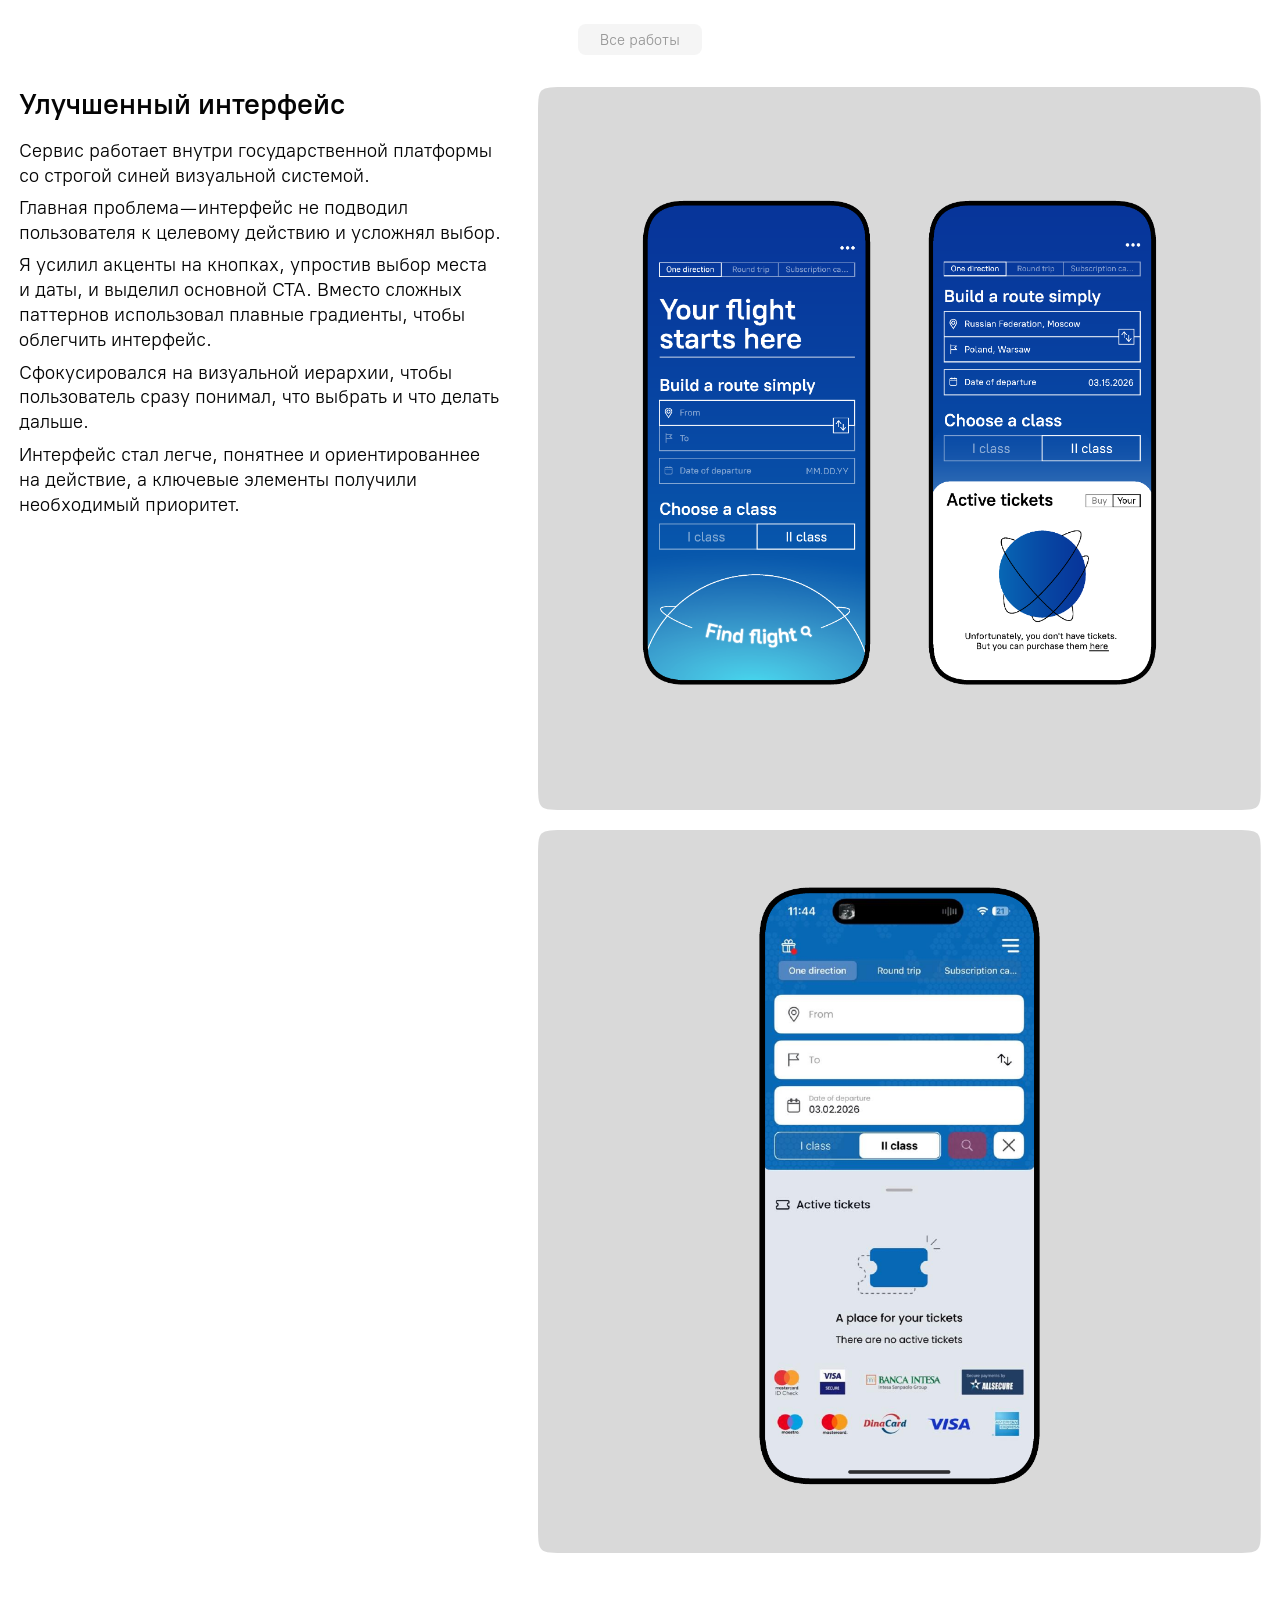
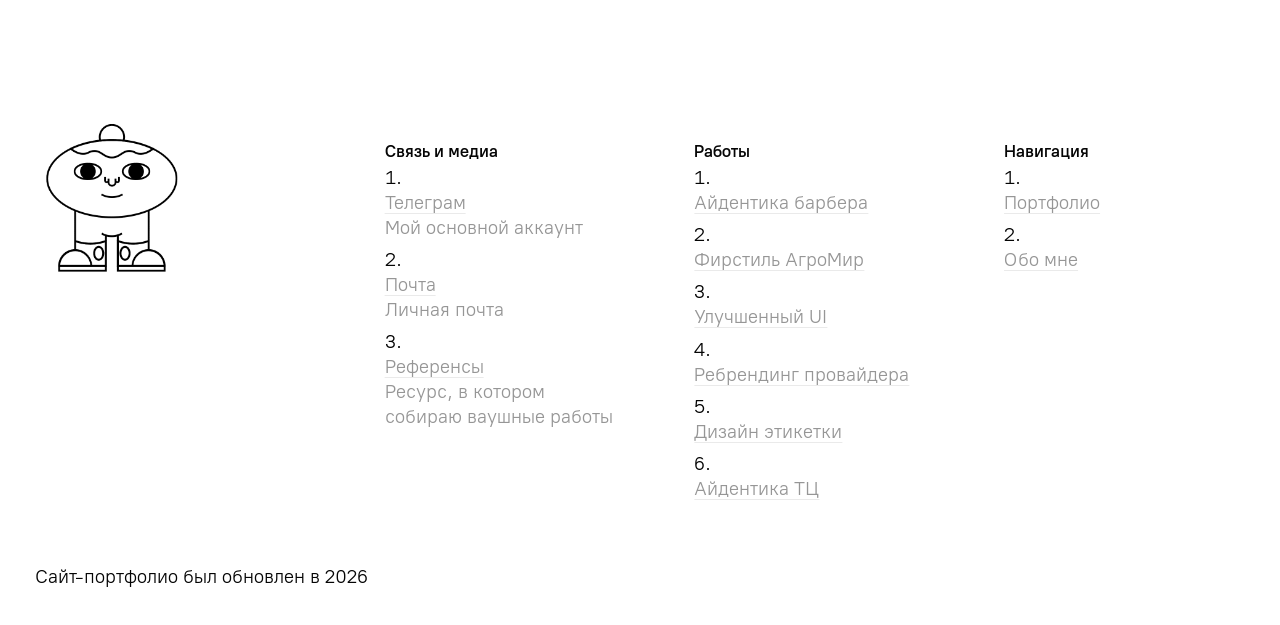
<file: better_ui.html>
<!DOCTYPE html>
<html lang="en">
<head>
    <meta charset="utf-8">
    <title>Интерфейс</title>
    <link rel="icon" type="image/png" href="images/favicon-inverted.png">
    <meta name="viewport" content="width=device-width, initial-scale=1">
    <link rel="stylesheet" href="css/colors.css">
    <link rel="stylesheet" href="css/reset.css">
    <link rel="stylesheet" href="css/settings.css">
    <link rel="stylesheet" href="css/layout.css">
    <link rel="stylesheet" href="css/ids.css">
    <link rel="stylesheet" href="css/gallery.css">
    <link rel="stylesheet" href="css/navbar.css">
    <link rel="stylesheet" href="css/promo-block.css">
    <link rel="stylesheet" href="css/footnotes.css">
  </head>
<body>
<header>
    <a href="index.html"><strong>Все работы</strong></a>
</header>
<div class="ids__space S"></div>
<body>
<main>
<div class="ids__wrapper XL">
<div class="section">
<ids-gallery class="ids-gallery ids-gallery--split">
<div class="ids__space S"></div>
<div class="ids__text-widt">
  <h3>Улучшенный интерфейс</h3>
    <p>Сервис работает внутри государственной платформы со строгой синей визуальной системой.</p>
<div class="ids__space S"></div>
    <p>Главная проблема — интерфейс не подводил пользователя к целевому действию и усложнял выбор.</p>
<div class="ids__space S"></div>
<p>Я усилил акценты на кнопках, упростив выбор места и даты, и выделил основной CTA. Вместо
сложных паттернов использовал плавные градиенты, чтобы облегчить интерфейс.</p>
<div class="ids__space S"></div>
<p>Сфокусировался на визуальной иерархии, чтобы пользователь сразу понимал, что выбрать
и что делать дальше.</p>
<div class="ids__space S"></div>
<p>Интерфейс стал легче, понятнее и ориентированнее на действие, а ключевые элементы получили
необходимый приоритет.</p>
<div class="ids__space M"></div>
</div>
 <figure class="ids__rounded">
<a href="images/gallery/better_ui_bunner_3.webp" data-pswp-width="1000" data-pswp-height="1000">
<img src="images/gallery/better_ui_bunner_3.webp">
</a>
</figure>
<div class="ids__space S"></div>
<figure class="ids__rounded">
<a href="images/gallery/better_ui_bunner_1.webp" data-pswp-width="1000" data-pswp-height="1000">
<img src="images/gallery/better_ui_bunner_1.webp">
</a>
</figure>
</ids-gallery>
</div>
</div>
</main>
</body>
<div class="ids__space L"></div>

<footer>
<div class="ids__space L"></div>
        <div class="ids__sequence M gap-L">
            <div class="ids__sequence-item"><img src="images/gallery/loop_animation.gif" style="width: 55%" alt=""></div>
            <ol class="ids__sequence-item">
            <h5>Связь и медиа</h5>
            <hgroud>
            <li class=""><a href="https://t.me/strijyngd"><p>Телеграм</p></a></li>
            <p style="color: rgb(var(--ids__link-RGB))">Мой основной аккаунт</p></hgroud>
            <hgroud>
            <div class="ids__space S"></div>
            <li><a href="mailto:strijyn@proton.me"><p>Почта</p></a></li>
            <p style="color: rgb(var(--ids__link-RGB))">Личная почта</p></hgroud>
            <hgroud>
            <div class="ids__space S"></div>
            <li class=""><a href="https://t.me/theauthoris"><p>Референсы</p></a></li>
            <p style="color: rgb(var(--ids__link-RGB))">Ресурс, в котором собираю ваушные работы</p></hgroud>
            </ol>
            <ol class="ids__sequence-item">
            <h5>Работы</h5>
            <li class=""><a href="motherofcuts.html"><p>Айдентика барбера</p></a></li>
            <div class="ids__space S"></div>
            <li class=""><a href="agromir_up.html"><p>Фирстиль АгроМир</p></a></li>
            <div class="ids__space S"></div>
            <li class=""><a href="better_ui.html"><p>Улучшенный UI</p></a></li>
            <div class="ids__space S"></div>
            <li><a href="newtech_up.html"><p>Ребрендинг провайдера</p></a></li>
            <div class="ids__space S"></div>
                <li><a href="jarofoil_up.html"><p>Дизайн этикетки</p></a></li>
            <div class="ids__space S"></div>
            <li><a href="tsum_up.html"><p>Айдентика ТЦ</p></a></li>
            </ol>
            <ol class="ids__sequence-item">
            <h5>Навигация</h5>
            <li><a href="index.html"><p>Портфолио</p></a></li>
            <div class="ids__space S"></div>
            <li><a href="aboutme_new.html"><p>Обо мне</p></a></li>
            <div class="ids__space S"></div>
            </ol>
        </div>
        <p>Сайт-портфолио был обновлен в 2026</p>
</footer>

<body class="ids">
    <script src="./js/lib/photoswipe.umd.min.js"></script>
    <script src="./js/lib/photoswipe-lightbox.umd.min.js"></script>
    <script src="./js/gallery.js"></script>
    <script src="./js/sleepy.js"></script>
    <script src="./js/footnotes.js"></script>
    <script src="./js/promo-block.js"></script>
    <script src="./js/prepositions.js"></script>
</body>
</body>
</html>
</file>
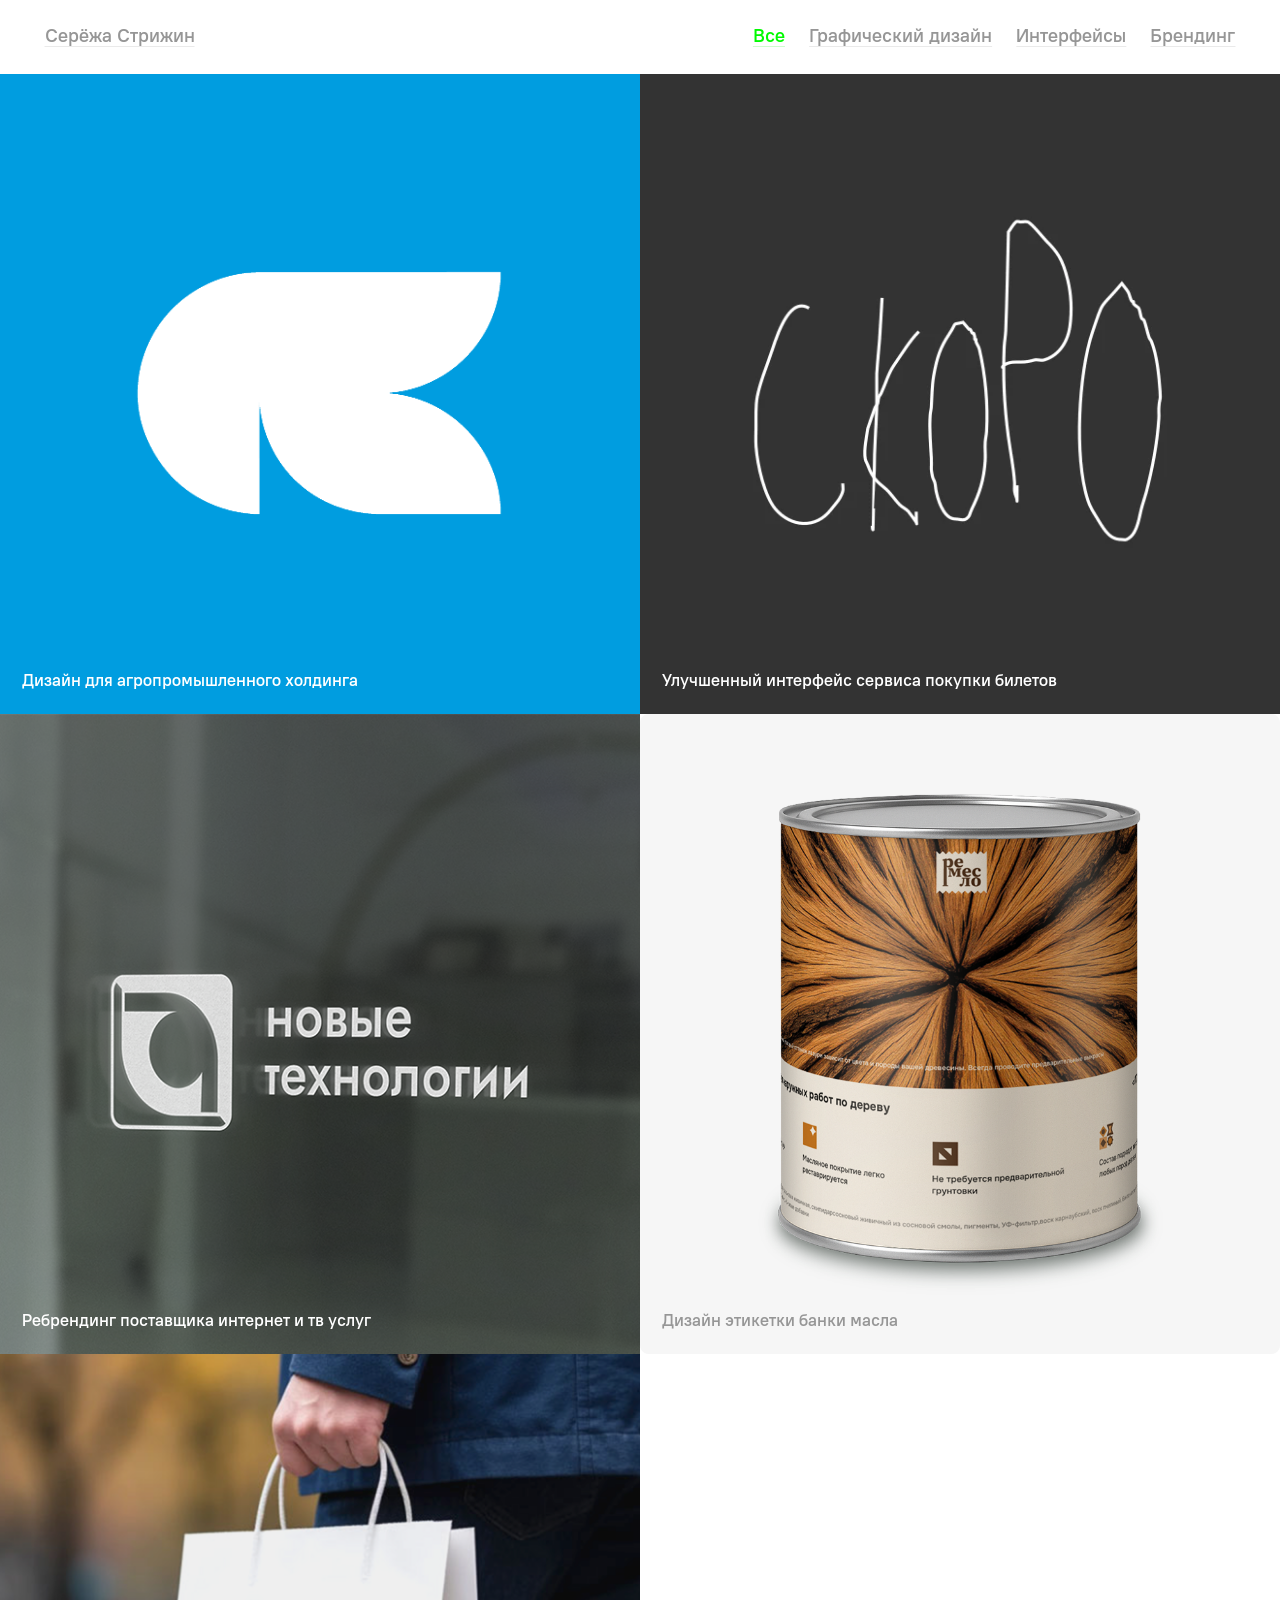
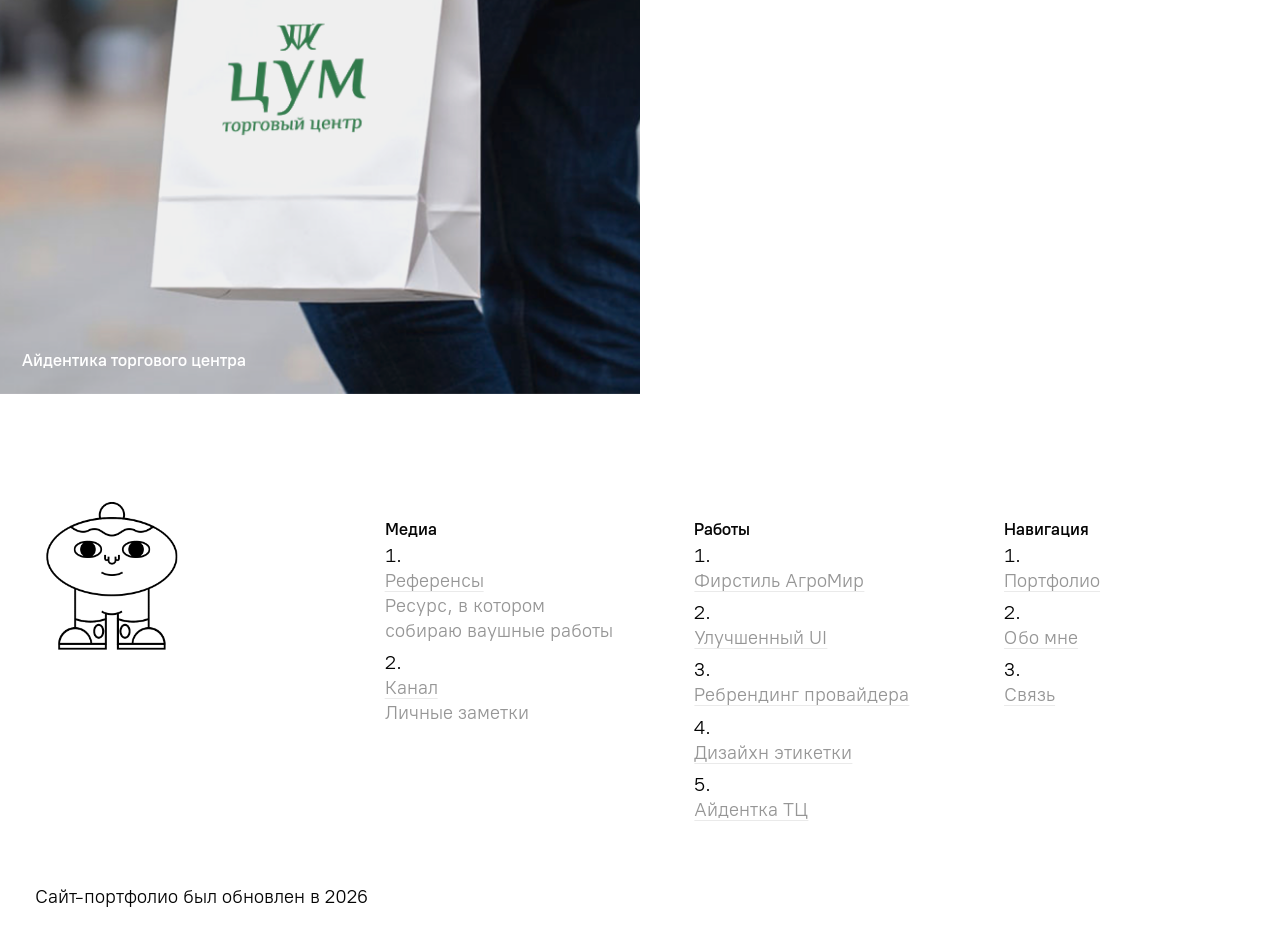
<file: index_up.html>
<!DOCTYPE html>
<html lang="ru">
  <head>
    <meta charset="utf-8">
    <title>Портфолио</title>
    <link rel="icon" type="image/png" href="images/favicon-inverted.png">
    <meta name="viewport" content="width=device-width, initial-scale=1">
    <link rel="stylesheet" href="css/colors.css">
    <link rel="stylesheet" href="css/reset.css">
    <link rel="stylesheet" href="css/settings.css">
    <link rel="stylesheet" href="css/layout.css">
    <link rel="stylesheet" href="css/ids.css">
    <link rel="stylesheet" href="css/gallery.css">
    <link rel="stylesheet" href="css/navbar.css">
    <link rel="stylesheet" href="css/promo-block.css">
    <link rel="stylesheet" href="css/footnotes.css">
    <style>
      .ids__sequence-item a .jarofoil-up-label {
        color: rgb(var(--ids__link-RGB)) !important;
        transition: color 0.3s ease;
      }
      .ids__sequence-item a:hover .jarofoil-up-label {
        color: rgb(var(--ids__hover-RGB)) !important;
      }

      body.no-scroll,
      html.no-scroll {
        overflow: hidden;
      }

      #filters .filter.active,
      #filters .filter.active:hover {
        color: rgb(var(--ids__hover-RGB)) !important;
        text-decoration-color: rgba(var(--ids__hover-RGB), 0.2) !important;
      }

      .burger {
        display: none;
        flex-direction: column;
        justify-content: center;
        gap: 6px;
        width: 35px;
        padding: 0;
        border: none;
        background: transparent;
        cursor: pointer;
      }
      .burger span {
        display: block;
        width: 100%;
        height: 2px;
        background: rgb(var(--ids__link-RGB));
        border-radius: 2px;
        transition: transform 0.3s ease, opacity 0.3s ease;
      }
      .burger.open span:first-child {
        transform: translateY(2px) rotate(45deg);
      }
      .burger.open span:last-child {
        transform: translateY(-6px) rotate(-45deg);
      }

      @media (width <= 766px) {
        header {
          position: relative;
        }
        .burger {
          display: flex;
          z-index: 11;
        }
        #filters {
          display: grid;
          grid-template-columns: repeat(2, minmax(0, 1fr));
          gap: 0;
          width: min(100%, 30em);
          margin: 0 auto;
          position: fixed;
          top: 0;
          right: 0;
          bottom: 0;
          left: 0;
          place-content: start center;
          align-content: start;
          padding: calc(4.9em) 0 0;
          background: rgba(var(--ids__background-RGB), 0.6);
          backdrop-filter: blur(8px);
          -webkit-backdrop-filter: blur(8px);
          border: none;
          border-radius: 0;
          box-shadow: none;
          transform: translateX(100%);
          visibility: hidden;
          overflow: hidden;
          transition: transform 0.45s cubic-bezier(0.4, 0, 0.2, 1), visibility 0.45s;
          z-index: 10;
        }
        #filters.open {
          transform: translateX(0);
          visibility: visible;
        }
        #filters .filter {
          display: flex;
          align-items: center;
          justify-content: center;
          text-align: center;
          aspect-ratio: 1 / 1;
          padding: 1em;
          border: none;
          border-top: 0.3px solid rgba(128, 128, 128, 1);
          border-left: 0.3px solid rgba(128, 128, 128, 1);
          box-shadow: none;
          background: rgba(211, 211, 211, 0.3);
          border-radius: 0;
          text-decoration: none;
        }
        #filters .filter:nth-child(2),
        #filters .filter:nth-child(4) {
          border-right: 0.3px solid rgba(128, 128, 128, 1);
        }
        #filters .filter:nth-child(3),
        #filters .filter:nth-child(4) {
          border-bottom: 0.3px solid rgba(128, 128, 128, 1);
        }
        #filters .filter strong {
          margin: 0;
        }
        #filters .filter.active {
          background: rgba(var(--ids__hover-RGB), 0.18);
        }
      }
    </style>
  </head>
  
<header style="justify-content: space-between;">
    <a href="aboutme_new.html"><strong>Серёжа Стрижин</strong></a>
    <button class="burger" id="burger" aria-label="Меню" aria-expanded="false">
        <span></span><span></span>
    </button>
    <div id="filters">
        <a href="#" class="filter active" data-filter="all"><strong>Все</strong></a>
        <a href="#" class="filter" data-filter="design"><strong>Графический дизайн</strong></a>
        <a href="#" class="filter" data-filter="ux"><strong>Интерфейсы</strong></a>
        <a href="#" class="filter" data-filter="branding"><strong>Брендинг</strong></a>
    </div>
</header>
  
<body class="ids">
<main>
<div>
<div class="section">
<div class="ids__sequence XL">
  
                  <div class="ids__sequence-item" data-category="branding">
                 <a href="agromir_up.html">
                  <figure>
                    <img src="images/gallery/agromir_new_button_image.webp">
                    <h5>Дизайн для агропромышленного холдинга</h5>
                  </figure>
                </a>
                </div>
  
                    <div class="ids__sequence-item" data-category="ux">
                 <a href="better_ui.html">
                  <figure>
                    <img src="images/gallery/soon.webp">
                    <h5>Улучшенный интерфейс сервиса покупки билетов</h5>
                  </figure>
                </a>
                </div>
  
                 <div class="ids__sequence-item" data-category="branding">
                 <a href="newtech_up.html">
                  <figure>
                    <img src="images/gallery/newtech_1.webp">
                    <h5>Ребрендинг поставщика интернет и тв услуг</h5>
                  </figure>
                  </a>
                </div>

                <div class="ids__sequence-item" data-category="design">
                 <a href="jarofoil_up.html">
                  <figure>
                    <img src="images/gallery/jar_bunner_2.4.webp">
                    <h5 class="jarofoil-up-label">Дизайн этикетки банки масла</h5>
                  </figure>
                </a>
                </div>

                <div class="ids__sequence-item" data-category="branding">
                   <a href="tsum_up.html">
                    <figure>
                    <img src="images/gallery/tsum_2.webp">
                    <h5>Айдентика торгового центра</h5>
                    </figure>
                    </a>
                    </div>

</div>
</div>
</div>
</main>
</body>

<footer>
<div class="ids__space L"></div>
        <div class="ids__sequence M gap-L">
            <div class="ids__sequence-item"><img src="images/gallery/loop_animation.gif" style="width: 55%" alt=""></div>
            <ol class="ids__sequence-item">
            <h5>Медиа</h5>
            <hgroud>
            <li class=""><a href="https://t.me/theauthoris"><p>Референсы</p></a></li>
            <p style="color: rgb(var(--ids__link-RGB))">Ресурс, в котором собираю ваушные работы</p></hgroud>
            <hgroud>
            <div class="ids__space S"></div>
            <li><a href="https://t.me/thestryjin"><p>Канал</p></a></li>
            <p style="color: rgb(var(--ids__link-RGB))">Личные заметки</p></hgroud>
            </ol>
            <ol class="ids__sequence-item">
            <h5>Работы</h5>
            <li class=""><a href="agromir_up.html"><p>Фирстиль АгроМир</p></a></li>
            <div class="ids__space S"></div>
            <li class=""><a href="better_ui.html"><p>Улучшенный UI</p></a></li>
            <div class="ids__space S"></div>
            <li><a href="newtech_up.html"><p>Ребрендинг провайдера</p></a></li>
            <div class="ids__space S"></div>
                <li><a href="jarofoil_up.html"><p>Дизайxн этикетки</p></a></li>
            <div class="ids__space S"></div>
            <li><a href="tsum_up.html"><p>Айдентка ТЦ</p></a></li>
            </ol>
            <ol class="ids__sequence-item">
            <h5>Навигация</h5>
            <li><a href="index_up.html"><p>Портфолио</p></a></li>
            <div class="ids__space S"></div>
            <li><a href="aboutme_new.html"><p>Обо мне</p></a></li>
            <div class="ids__space S"></div>
            <li><a href="https://t.me/strijyngd"><p>Связь</p></a></li>
            <div class="ids__space S"></div>
            </ol>
        </div>
        <p>Сайт-портфолио был обновлен в 2026</p>
</footer>

<body class="ids">
    <script src="./js/lib/photoswipe.umd.min.js"></script>
    <script src="./js/lib/photoswipe-lightbox.umd.min.js"></script>
    <script src="./js/gallery.js"></script>

    <script src="./js/sleepy.js"></script>
    <script src="./js/footnotes.js"></script>
    <script src="./js/promo-block.js"></script>
  
    <script>
    const burger = document.getElementById('burger');
    const filters = document.getElementById('filters');
    burger.addEventListener('click', () => {
        const isOpen = filters.classList.toggle('open');
        burger.classList.toggle('open', isOpen);
        burger.setAttribute('aria-expanded', isOpen);
        document.body.classList.toggle('no-scroll', isOpen);
    });

    document.querySelectorAll('.filter').forEach(link => {
        link.addEventListener('click', (e) => {
            e.preventDefault();

            // Close mobile menu
            filters.classList.remove('open');
            burger.classList.remove('open');
            burger.setAttribute('aria-expanded', false);
            document.body.classList.remove('no-scroll');
            
            // Remove active class from all filters
            document.querySelectorAll('.filter').forEach(f => f.classList.remove('active'));
            // Add active class to clicked filter
            link.classList.add('active');
            
            const filterValue = link.getAttribute('data-filter');
            const items = document.querySelectorAll('main .ids__sequence-item');
            
            items.forEach(item => {
                if (filterValue === 'all' || item.getAttribute('data-category') === filterValue) {
                    item.style.display = '';
                } else {
                    item.style.display = 'none';
                }
            });
        });
    });
    </script>
    </body>
  </html>
</file>
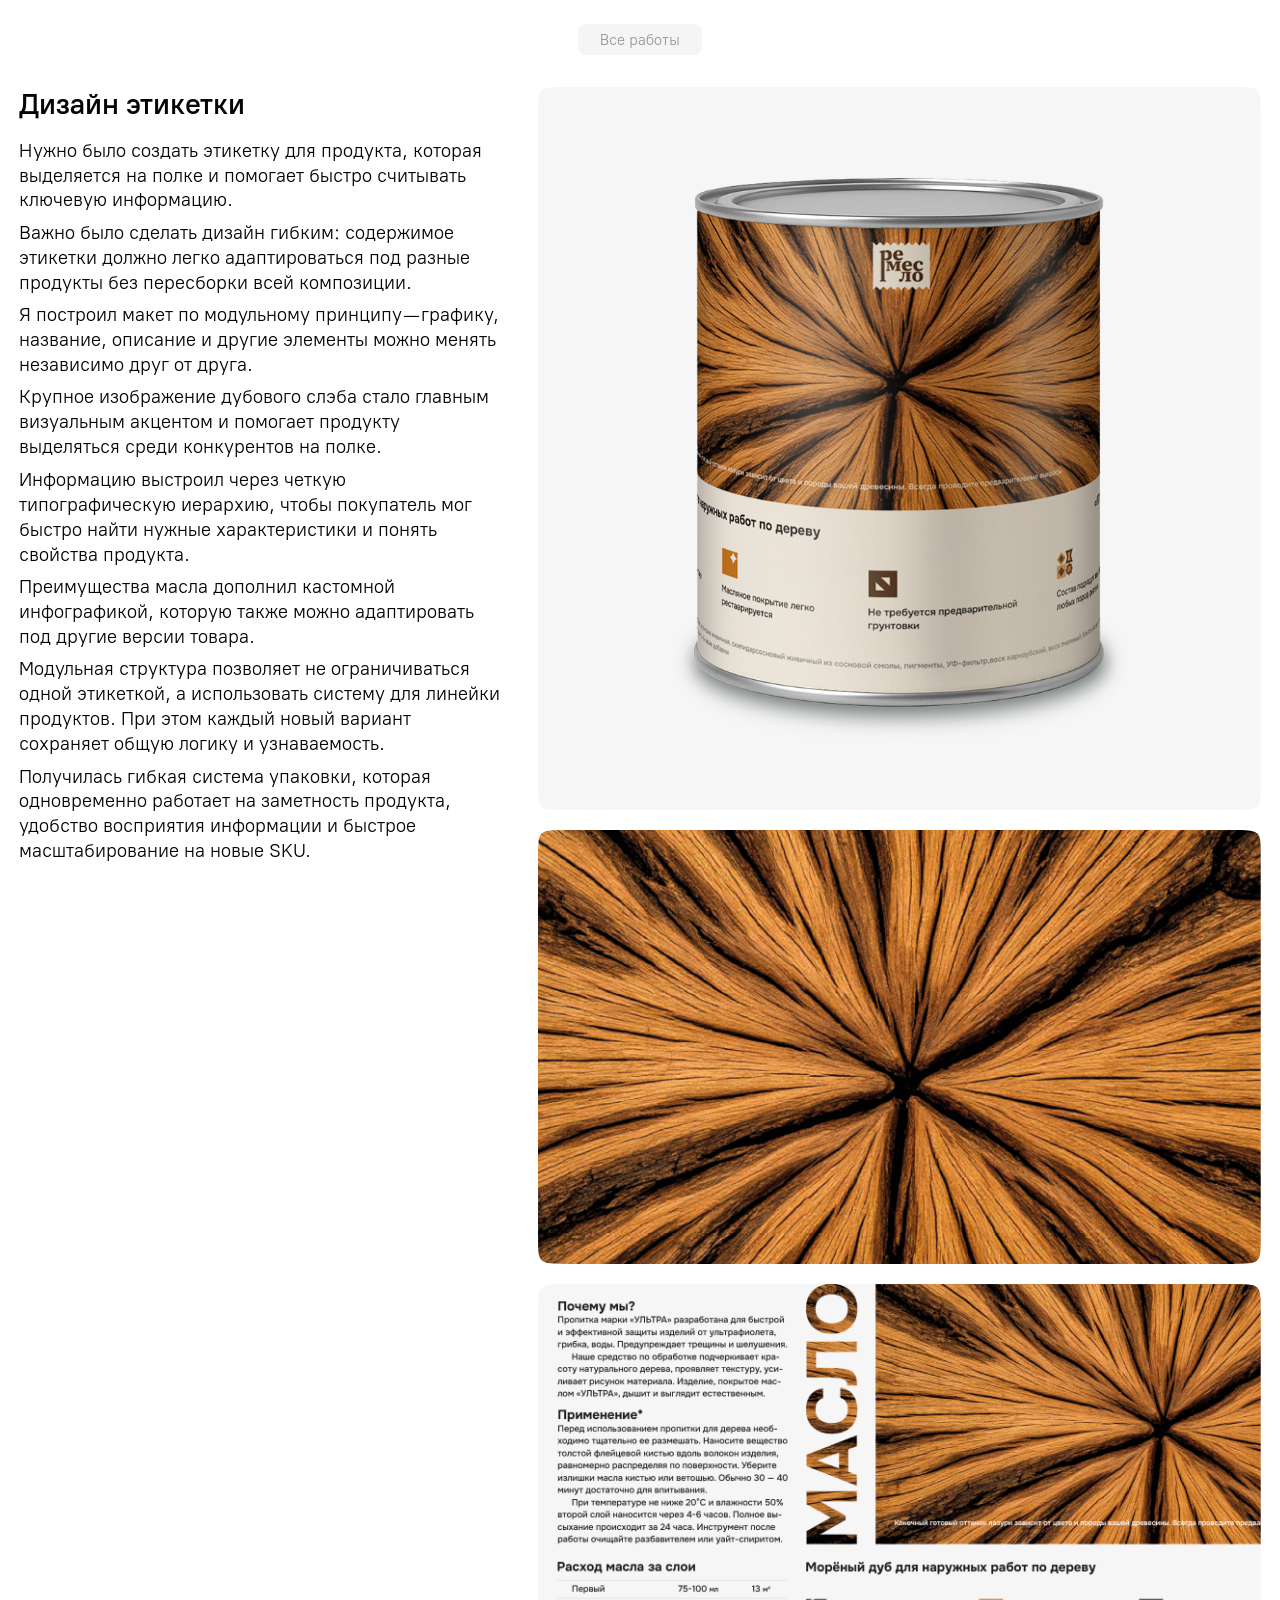
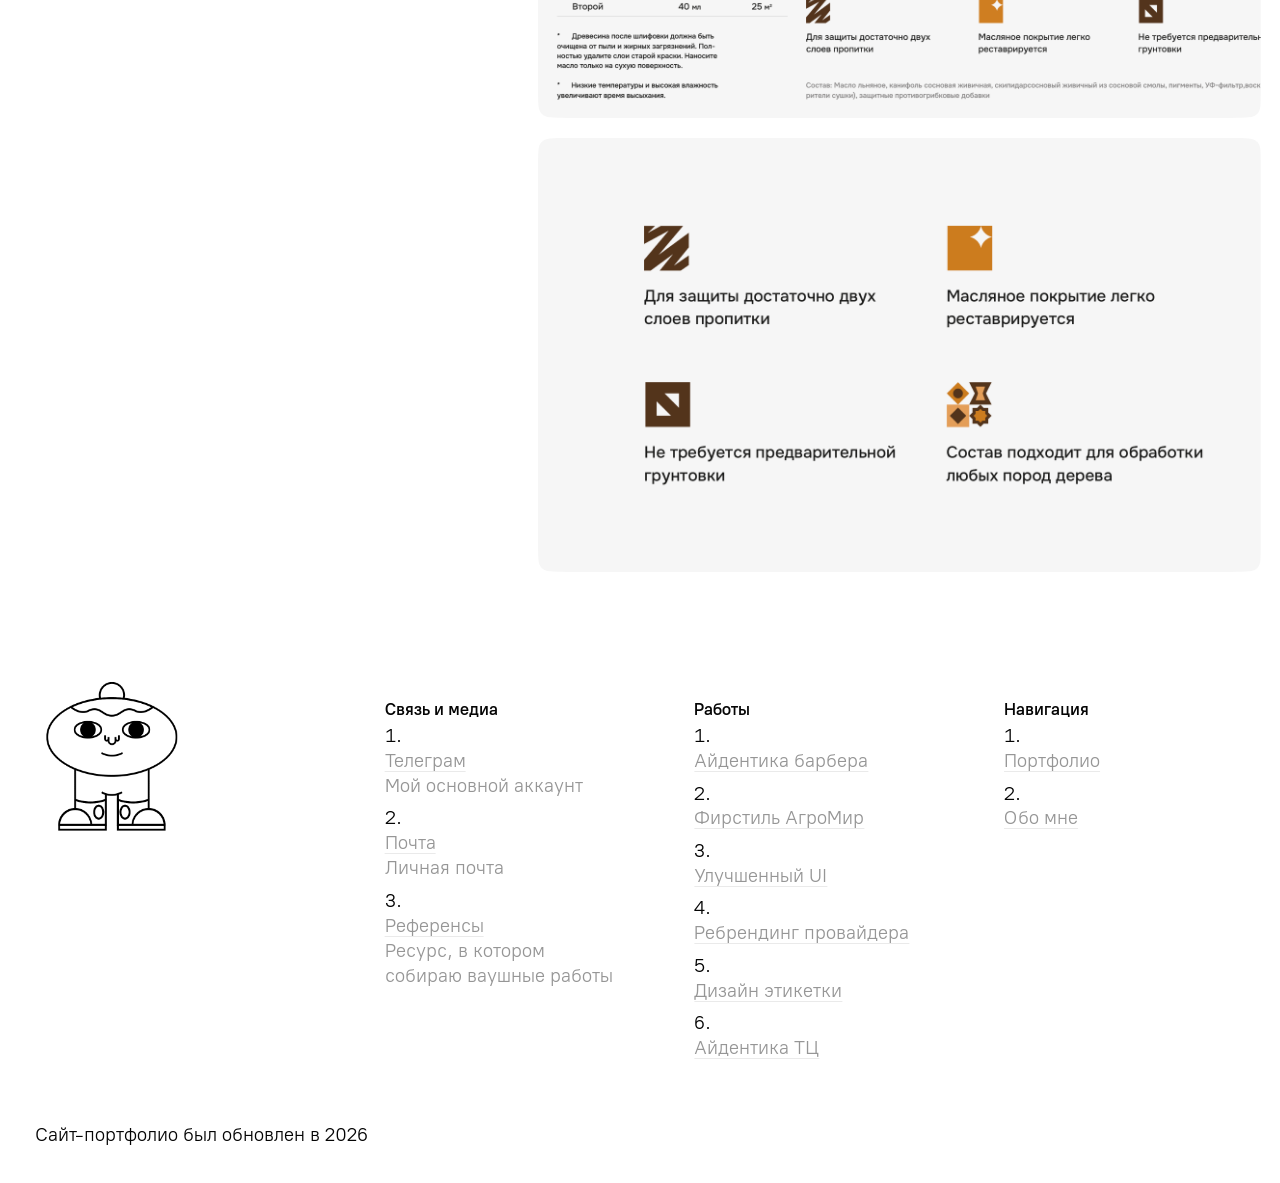
<file: jarofoil_up.html>
<!DOCTYPE html>
<html lang="en">
<head>
    <meta charset="utf-8">
    <title>Этикетка</title>
    <link rel="icon" type="image/png" href="images/favicon-inverted.png">
    <meta name="viewport" content="width=device-width, initial-scale=1">
    <link rel="stylesheet" href="css/colors.css">
    <link rel="stylesheet" href="css/reset.css">
    <link rel="stylesheet" href="css/settings.css">
    <link rel="stylesheet" href="css/layout.css">
    <link rel="stylesheet" href="css/ids.css">
    <link rel="stylesheet" href="css/gallery.css">
    <link rel="stylesheet" href="css/navbar.css">
    <link rel="stylesheet" href="css/promo-block.css">
    <link rel="stylesheet" href="css/footnotes.css">
  </head>
<body>
<header>
    <a href="index.html"><strong>Все работы</strong></a>
</header>
<div class="ids__space S"></div>
<div class="ids__wrapper XL">
<div class="section">
<ids-gallery class="ids-gallery ids-gallery--split">

<div class="ids__space S"></div>
<div class="ids__text-widt">
  <h3>Дизайн этикетки</h3>
<p>Нужно было создать этикетку для продукта, которая выделяется на полке и помогает быстро считывать ключевую информацию.</p>
<div class="ids__space S"></div>
<p>Важно было сделать дизайн гибким: содержимое этикетки должно легко адаптироваться под разные продукты без пересборки
всей композиции.</p>
<div class="ids__space S"></div>
<p>Я построил макет по модульному принципу — графику, название, описание и другие элементы можно менять независимо друг
от друга.</p>
<div class="ids__space S"></div>
<p>Крупное изображение дубового слэба стало главным визуальным акцентом и помогает продукту выделяться среди конкурентов
на полке.</p>
<div class="ids__space S"></div>
<p>Информацию выстроил через четкую типографическую иерархию, чтобы покупатель мог быстро найти нужные характеристики
и понять свойства продукта.</p>
<div class="ids__space S"></div>
<p>Преимущества масла дополнил кастомной инфографикой, которую также можно адаптировать под другие версии товара.</p>
<div class="ids__space S"></div>
<p>Модульная структура позволяет не ограничиваться одной этикеткой, а использовать систему для линейки продуктов.
При этом каждый новый вариант сохраняет общую логику и узнаваемость.</p>
<div class="ids__space S"></div>
<p>Получилась гибкая система упаковки, которая одновременно работает на заметность продукта, удобство восприятия
информации и быстрое масштабирование на новые SKU.</p>
<div class="ids__space M"></div>
</div>
<figure class="ids__rounded">
  <a href="images/gallery/jar_bunner_2.4.webp" data-pswp-width="1000" data-pswp-height="1000">
    <img src="images/gallery/jar_bunner_2.4.webp">
  </a>
</figure>
<div class="ids__space S"></div>
  <figure class="ids__rounded">
    <a href="images/gallery/jar_bunner.webp" data-pswp-width="1500" data-pswp-height="900">
      <img src="images/gallery/jar_bunner.webp">
    </a>
  </figure>
<div class="ids__space S"></div>
<figure class="ids__rounded">
  <a href="images/gallery/jar_bunner_3.webp" data-pswp-width="1500" data-pswp-height="900">
    <img src="images/gallery/jar_bunner_3.webp">
  </a>
</figure>
<div class="ids__space S"></div>
<figure class="ids__rounded">
  <a href="images/gallery/jar_bunner_icons.webp" data-pswp-width="1500" data-pswp-height="900">
    <img src="images/gallery/jar_bunner_icons.webp">
  </a>
</figure>
</ids-gallery>
</div>
</div>
</main>
</body>

<footer>
<div class="ids__space L"></div>
        <div class="ids__sequence M gap-L">
            <div class="ids__sequence-item"><img src="images/gallery/loop_animation.gif" style="width: 55%" alt=""></div>
            <ol class="ids__sequence-item">
            <h5>Связь и медиа</h5>
            <hgroud>
            <li class=""><a href="https://t.me/strijyngd"><p>Телеграм</p></a></li>
            <p style="color: rgb(var(--ids__link-RGB))">Мой основной аккаунт</p></hgroud>
            <hgroud>
            <div class="ids__space S"></div>
            <li><a href="mailto:strijyn@proton.me"><p>Почта</p></a></li>
            <p style="color: rgb(var(--ids__link-RGB))">Личная почта</p></hgroud>
            <hgroud>
            <div class="ids__space S"></div>
            <li class=""><a href="https://t.me/theauthoris"><p>Референсы</p></a></li>
            <p style="color: rgb(var(--ids__link-RGB))">Ресурс, в котором собираю ваушные работы</p></hgroud>
            </ol>
            <ol class="ids__sequence-item">
            <h5>Работы</h5>
            <li class=""><a href="motherofcuts.html"><p>Айдентика барбера</p></a></li>
            <div class="ids__space S"></div>
            <li class=""><a href="agromir_up.html"><p>Фирстиль АгроМир</p></a></li>
            <div class="ids__space S"></div>
            <li class=""><a href="better_ui.html"><p>Улучшенный UI</p></a></li>
            <div class="ids__space S"></div>
            <li><a href="newtech_up.html"><p>Ребрендинг провайдера</p></a></li>
            <div class="ids__space S"></div>
                <li><a href="jarofoil_up.html"><p>Дизайн этикетки</p></a></li>
            <div class="ids__space S"></div>
            <li><a href="tsum_up.html"><p>Айдентика ТЦ</p></a></li>
            </ol>
            <ol class="ids__sequence-item">
            <h5>Навигация</h5>
            <li><a href="index.html"><p>Портфолио</p></a></li>
            <div class="ids__space S"></div>
            <li><a href="aboutme_new.html"><p>Обо мне</p></a></li>
            <div class="ids__space S"></div>
            </ol>
        </div>
        <p>Сайт-портфолио был обновлен в 2026</p>
</footer>
<body class="ids">
<script src="./js/lib/photoswipe.umd.min.js"></script>
<script src="./js/lib/photoswipe-lightbox.umd.min.js"></script>
<script src="./js/gallery.js"></script>
<script src="./js/sleepy.js"></script>
<script src="./js/footnotes.js"></script>
<script src="./js/promo-block.js"></script>
<script src="./js/prepositions.js"></script>
</body>
</body>
</html>
</file>
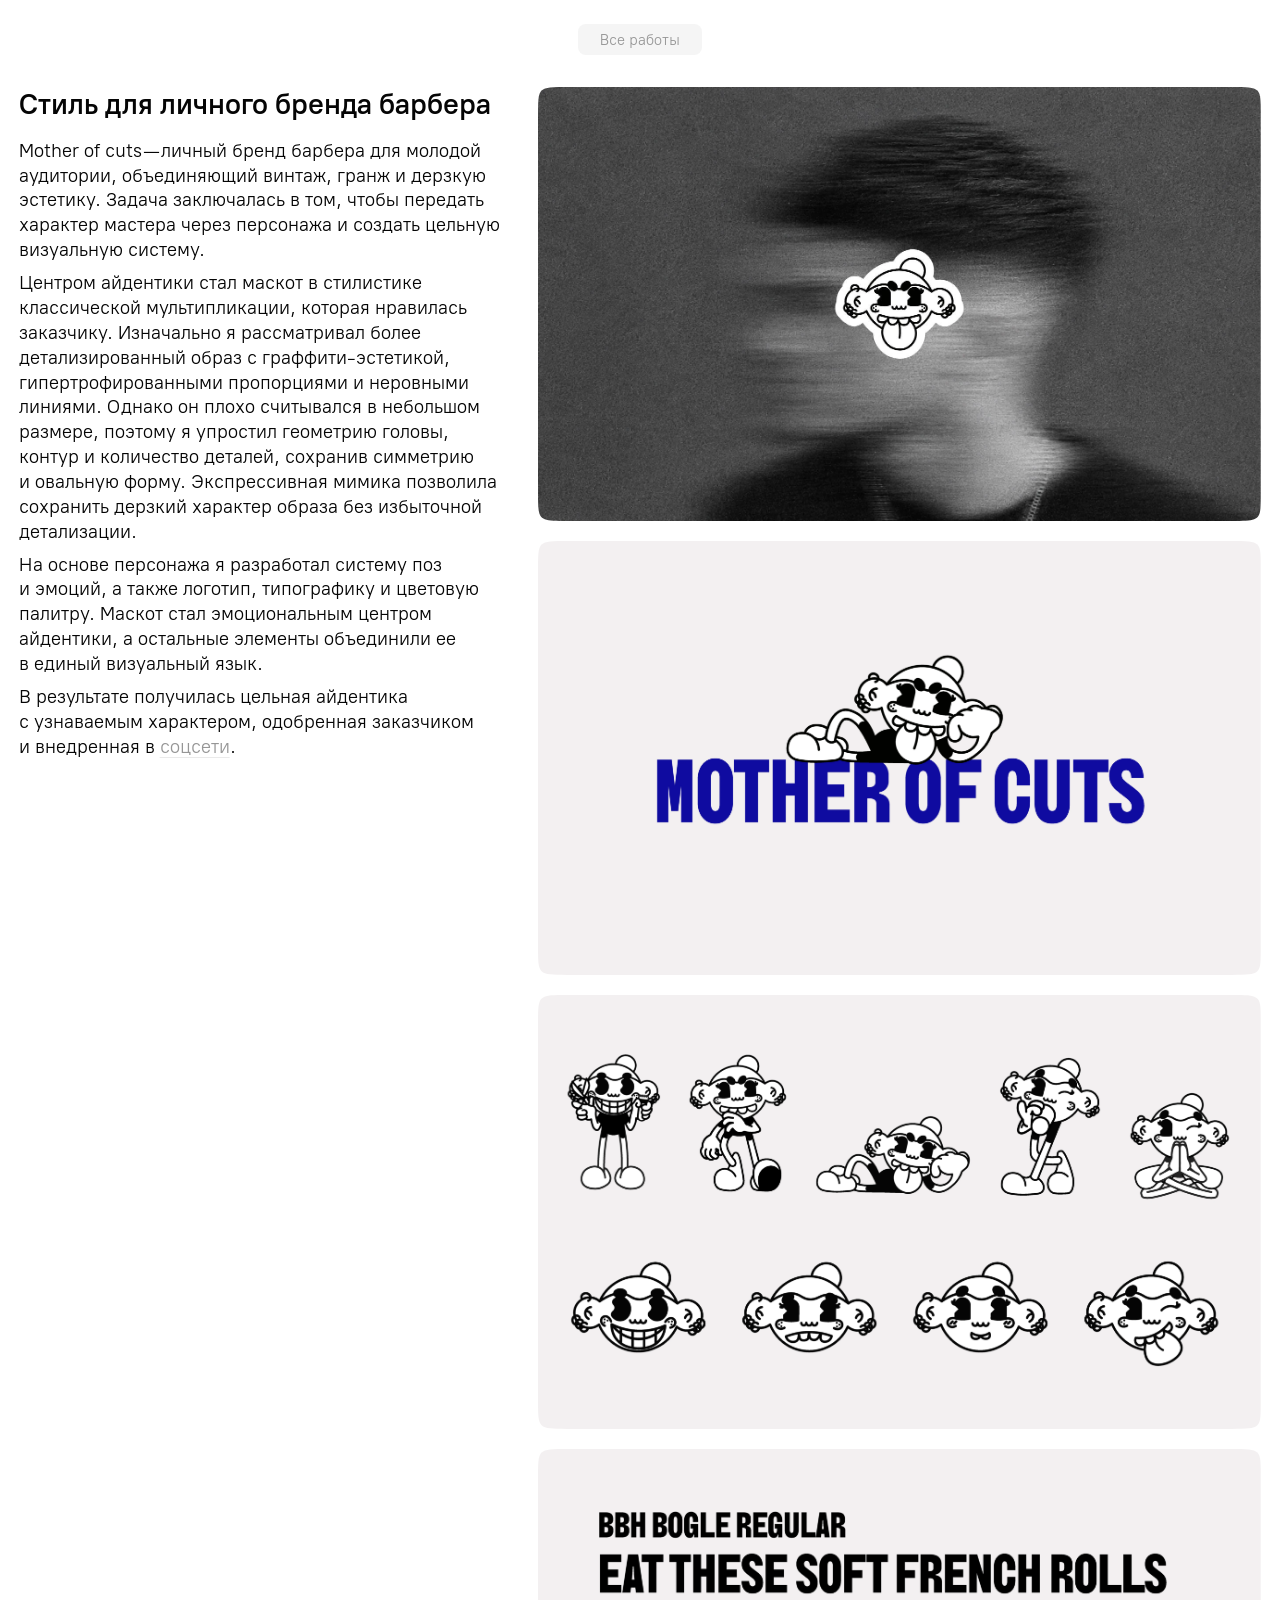
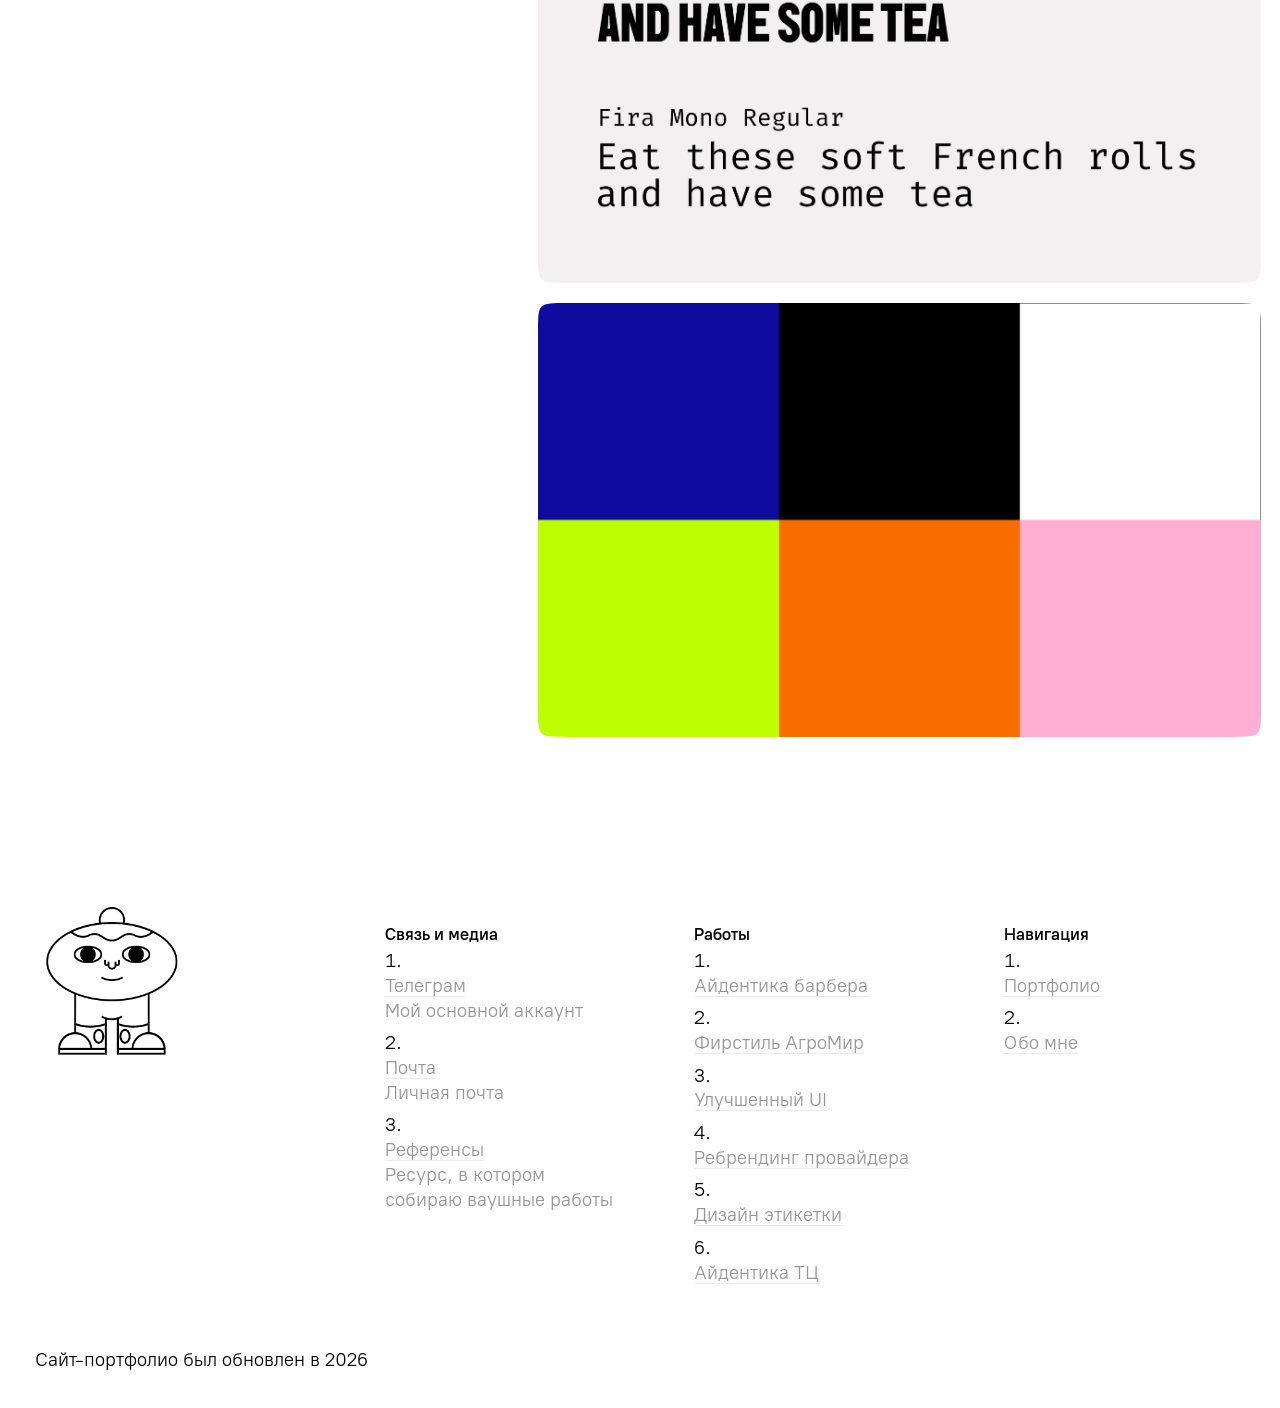
<file: motherofcuts.html>
<!DOCTYPE html>
<html lang="en">
<head>
    <meta charset="utf-8">
    <title>Mother of cuts</title>
    <meta name="description" content="Портфолио дизайнера Серёжи Стрижина: фирменные стили, интерфейсы и брендинг. Айдентика, упаковка, UI.">
    <meta property="og:type" content="website">
    <meta property="og:site_name" content="Серёжа Стрижин">
    <meta property="og:locale" content="ru_RU">
    <meta property="og:title" content="Портфолио — Серёжа Стрижин">
    <meta property="og:description" content="Фирменные стили, интерфейсы и брендинг. Айдентика, упаковка, UI.">
    <meta property="og:url" content="https://quickystart.github.io/portfolio-3/index.html">
    <meta property="og:image" content="https://quickystart.github.io/portfolio-3/images/og.jpg">
    <meta property="og:image:secure_url" content="https://quickystart.github.io/portfolio-3/images/og.jpg">
    <meta property="og:image:type" content="image/jpeg">
    <meta property="og:image:width" content="1200">
    <meta property="og:image:height" content="630">
    <meta property="og:image:alt" content="Портфолио Серёжи Стрижина">
    <meta name="twitter:card" content="summary_large_image">
    <meta name="twitter:title" content="Портфолио — Серёжа Стрижин">
    <meta name="twitter:description" content="Фирменные стили, интерфейсы и брендинг. Айдентика, упаковка, UI.">
    <meta name="twitter:image" content="https://quickystart.github.io/portfolio-3/images/og.jpg">
    <link rel="icon" type="image/png" href="images/favicon-inverted.png">
    <meta name="viewport" content="width=device-width, initial-scale=1">
    <link rel="icon" type="image/png" href="images/favicon-inverted.png">
    <meta name="viewport" content="width=device-width, initial-scale=1">
    <link rel="stylesheet" href="css/colors.css">
    <link rel="stylesheet" href="css/reset.css">
    <link rel="stylesheet" href="css/settings.css">
    <link rel="stylesheet" href="css/layout.css">
    <link rel="stylesheet" href="css/ids.css">
    <link rel="stylesheet" href="css/gallery.css">
    <link rel="stylesheet" href="css/navbar.css">
    <link rel="stylesheet" href="css/promo-block.css">
    <link rel="stylesheet" href="css/footnotes.css">
  </head>
<body>
<header>
    <a href="index.html"><strong>Все работы</strong></a>
</header>
<div class="ids__space S"></div>
<div class="ids__wrapper XL">
<div class="section">
<ids-gallery class="ids-gallery ids-gallery--split">

<figure class="ids__rounded">
  <a href="images/gallery/moc_bunner_1.webp" data-pswp-width="1500" data-pswp-height="900">
    <img src="images/gallery/moc_bunner_1.webp">
  </a>
</figure>
<div class="ids__space"></div>
<div class="ids__text-widt">
  <h3>Стиль для личного бренда барбера</h3>
<p>Mother of cuts — личный бренд барбера для молодой аудитории, объединяющий винтаж, гранж и дерзкую эстетику.
Задача заключалась в том, чтобы передать характер мастера через персонажа и создать цельную визуальную систему.</p>
<div class="ids__space S"></div>
<p>Центром айдентики стал маскот в стилистике классической мультипликации, которая нравилась заказчику. Изначально
я рассматривал более детализированный образ с граффити-эстетикой, гипертрофированными пропорциями и неровными линиями.
Однако он плохо считывался в небольшом размере, поэтому я упростил геометрию головы, контур и количество деталей,
сохранив симметрию и овальную форму. Экспрессивная мимика позволила сохранить дерзкий характер образа без избыточной
детализации.</p>
<div class="ids__space S"></div>
<p>На основе персонажа я разработал систему поз и эмоций, а также логотип, типографику и цветовую палитру. Маскот стал
эмоциональным центром айдентики, а остальные элементы объединили ее в единый визуальный язык.</p>
<div class="ids__space S"></div>
<p>В результате получилась цельная айдентика с узнаваемым характером, одобренная заказчиком и внедренная в <a href="https://vk.ru/motherofcutclub">соцсети</a>.</p>
<div class="ids__space M"></div>
</div>
<div class="ids__space S"></div>
  <figure class="ids__rounded">
    <a href="images/gallery/moc_bunner_2.webp" data-pswp-width="1500" data-pswp-height="900">
      <img src="images/gallery/moc_bunner_2.webp">
    </a>
  </figure>
<div class="ids__space S"></div>
<figure class="ids__rounded">
  <a href="images/gallery/moc_bunner_3.webp" data-pswp-width="1500" data-pswp-height="900">
    <img src="images/gallery/moc_bunner_3.webp">
  </a>
</figure>
<div class="ids__space S"></div>
<figure class="ids__rounded">
  <a href="images/gallery/moc_bunner_4.webp" data-pswp-width="1500" data-pswp-height="900">
    <img src="images/gallery/moc_bunner_4.webp">
  </a>
</figure>
<div class="ids__space S"></div>
<figure class="ids__rounded">
  <a href="images/gallery/moc_bunner_5.webp" data-pswp-width="1500" data-pswp-height="900">
    <img src="images/gallery/moc_bunner_5.webp">
  </a>
</figure>
</ids-gallery>
</div>
</div>
</main>
</body>
<div class="ids__space L"></div>

<footer>
<div class="ids__space L"></div>
        <div class="ids__sequence M gap-L">
            <div class="ids__sequence-item"><img src="images/gallery/loop_animation.gif" style="width: 55%" alt=""></div>
            <ol class="ids__sequence-item">
            <h5>Связь и медиа</h5>
            <hgroud>
            <li class=""><a href="https://t.me/strijyngd"><p>Телеграм</p></a></li>
            <p style="color: rgb(var(--ids__link-RGB))">Мой основной аккаунт</p></hgroud>
            <hgroud>
            <div class="ids__space S"></div>
            <li><a href="mailto:strijyn@proton.me"><p>Почта</p></a></li>
            <p style="color: rgb(var(--ids__link-RGB))">Личная почта</p></hgroud>
            <hgroud>
            <div class="ids__space S"></div>
            <li class=""><a href="https://t.me/theauthoris"><p>Референсы</p></a></li>
            <p style="color: rgb(var(--ids__link-RGB))">Ресурс, в котором собираю ваушные работы</p></hgroud>
            </ol>
            <ol class="ids__sequence-item">
            <h5>Работы</h5>
            <li class=""><a href="motherofcuts.html"><p>Айдентика барбера</p></a></li>
            <div class="ids__space S"></div>
            <li class=""><a href="agromir_up.html"><p>Фирстиль АгроМир</p></a></li>
            <div class="ids__space S"></div>
            <li class=""><a href="better_ui.html"><p>Улучшенный UI</p></a></li>
            <div class="ids__space S"></div>
            <li><a href="newtech_up.html"><p>Ребрендинг провайдера</p></a></li>
            <div class="ids__space S"></div>
                <li><a href="jarofoil_up.html"><p>Дизайн этикетки</p></a></li>
            <div class="ids__space S"></div>
            <li><a href="tsum_up.html"><p>Айдентика ТЦ</p></a></li>
            </ol>
            <ol class="ids__sequence-item">
            <h5>Навигация</h5>
            <li><a href="index.html"><p>Портфолио</p></a></li>
            <div class="ids__space S"></div>
            <li><a href="aboutme_new.html"><p>Обо мне</p></a></li>
            <div class="ids__space S"></div>
            </ol>
        </div>
        <p>Сайт-портфолио был обновлен в 2026</p>
</footer>

<body class="ids">
<script src="./js/lib/photoswipe.umd.min.js"></script>
<script src="./js/lib/photoswipe-lightbox.umd.min.js"></script>
<script src="./js/gallery.js"></script>
<script src="./js/sleepy.js"></script>
<script src="./js/footnotes.js"></script>
<script src="./js/promo-block.js"></script>
<script src="./js/prepositions.js"></script>
</body>

</body>
</html>
</file>
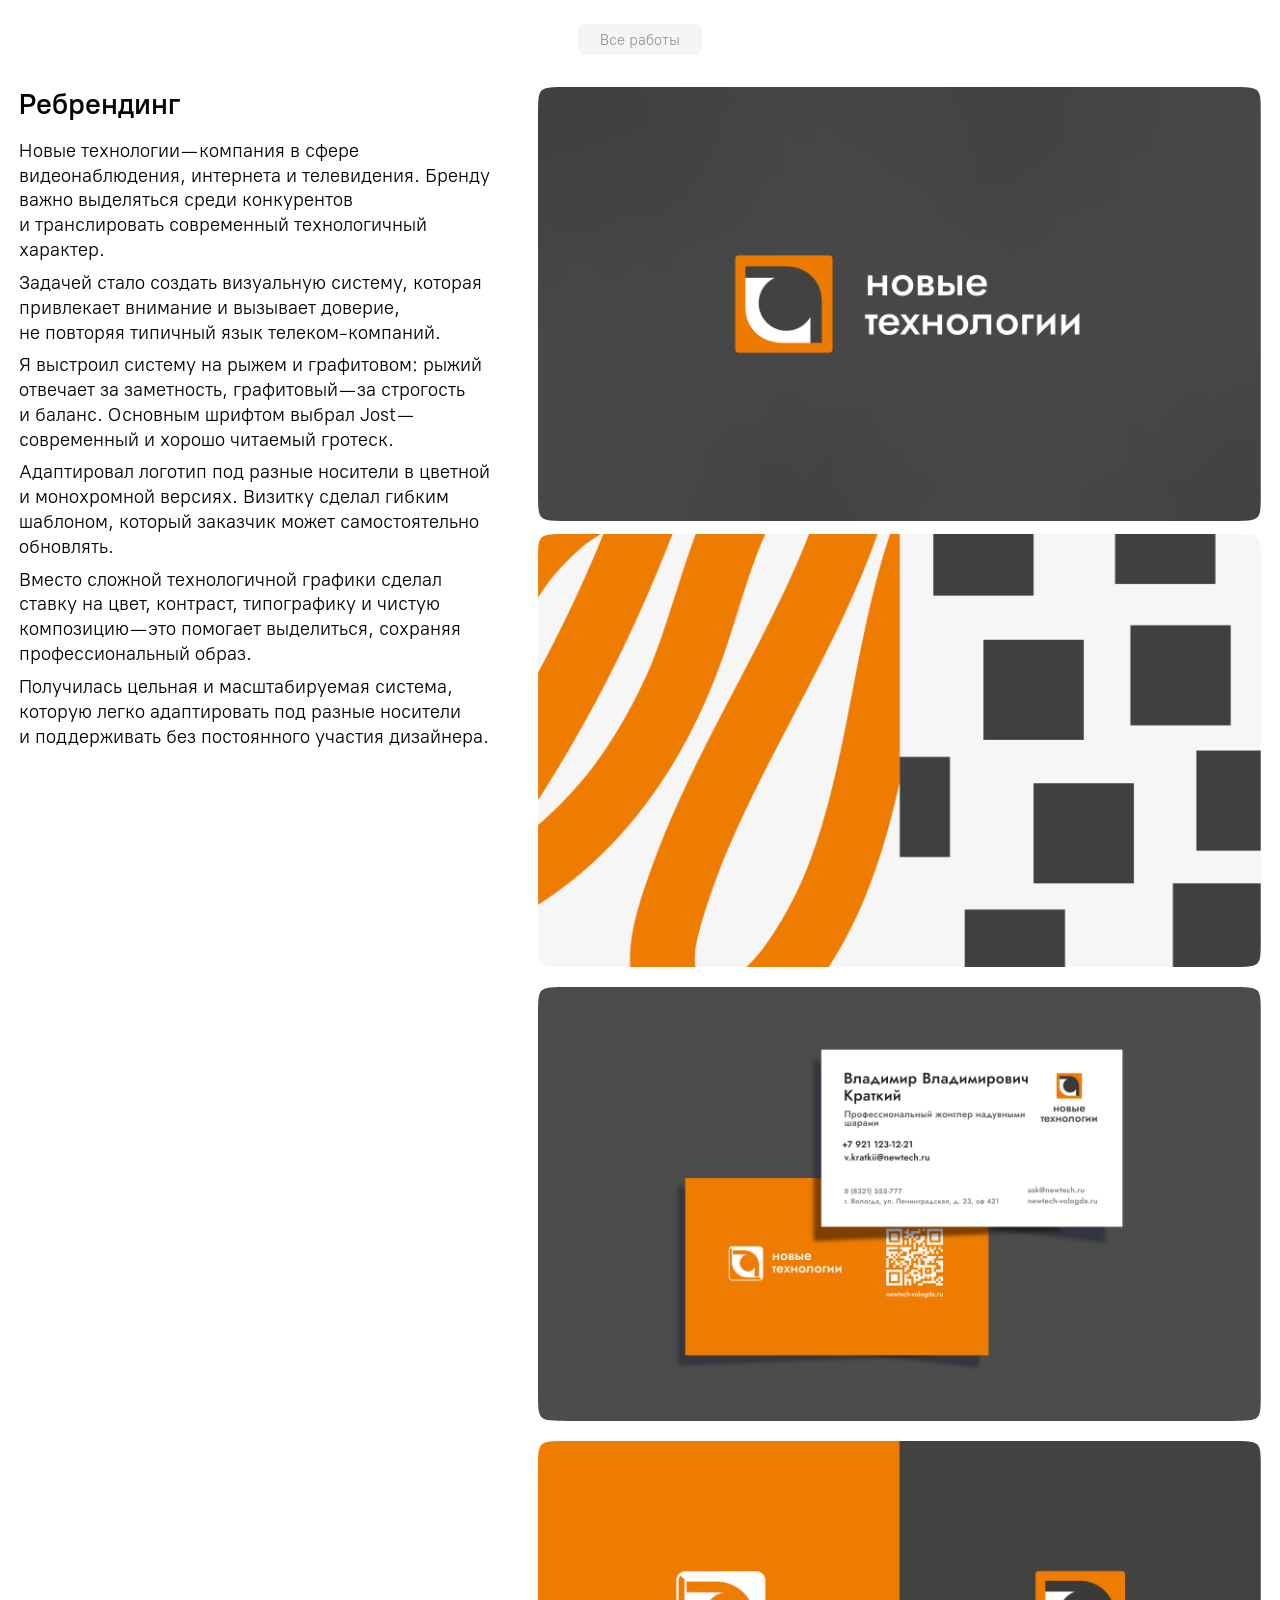
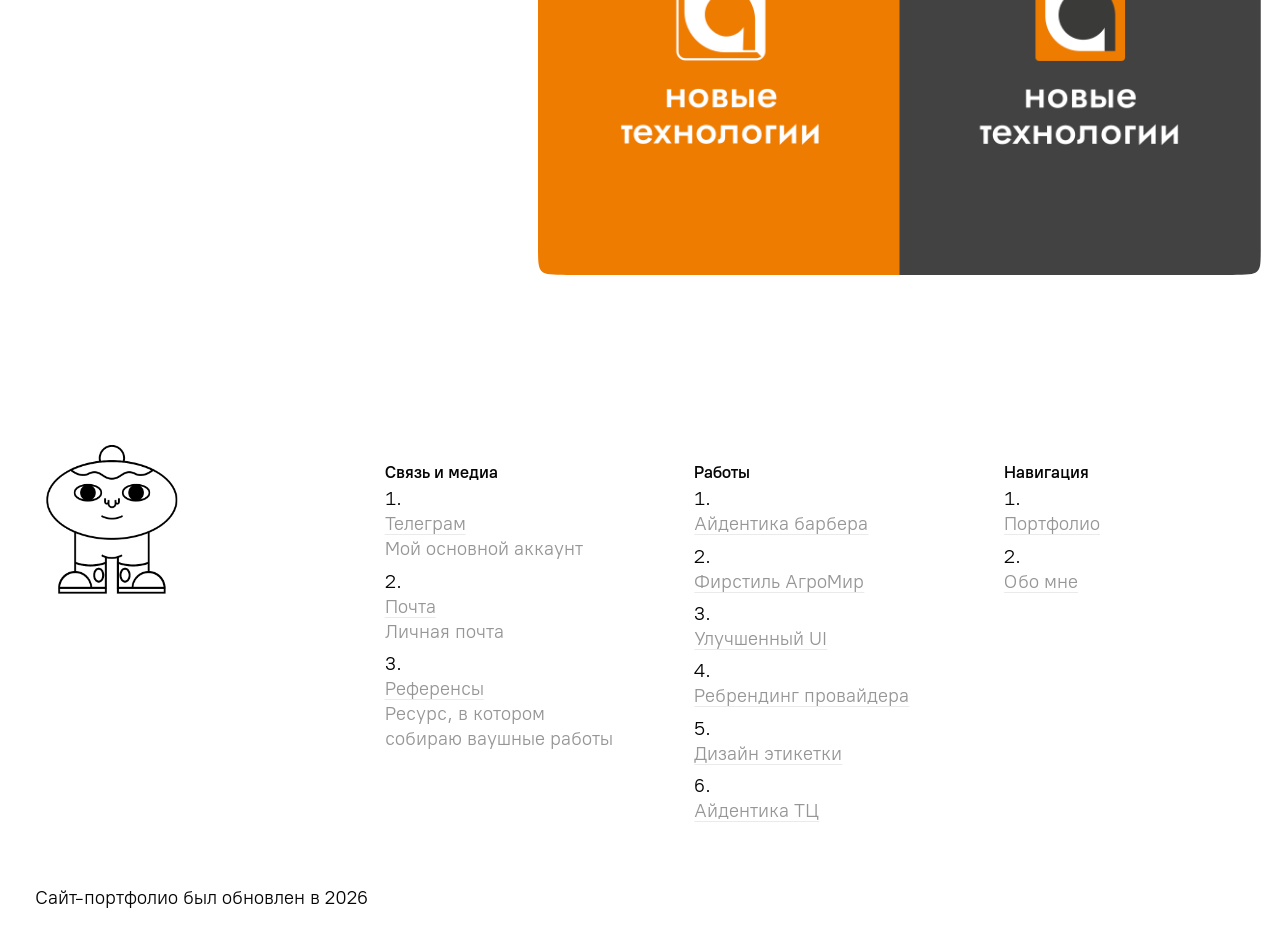
<file: newtech_up.html>
<!DOCTYPE html>
<html lang="en">
<head>
    <meta charset="utf-8">
    <title>Новые технологии</title>
    <link rel="icon" type="image/png" href="images/favicon-inverted.png">
    <meta name="viewport" content="width=device-width, initial-scale=1">
    <link rel="stylesheet" href="css/colors.css">
    <link rel="stylesheet" href="css/reset.css">
    <link rel="stylesheet" href="css/settings.css">
    <link rel="stylesheet" href="css/layout.css">
    <link rel="stylesheet" href="css/ids.css">
    <link rel="stylesheet" href="css/gallery.css">
    <link rel="stylesheet" href="css/navbar.css">
    <link rel="stylesheet" href="css/promo-block.css">
    <link rel="stylesheet" href="css/footnotes.css">
  </head>
<body>
<header>
    <a href="index.html"><strong>Все работы</strong></a>
</header>
<div class="ids__space S"></div>
<div class="ids__wrapper XL">
<div class="section">
<ids-gallery class="ids-gallery ids-gallery--split">
<figure class="ids__rounded">
  <a href="images/gallery/newtech_main_bunner.webp" data-pswp-width="1500" data-pswp-height="900">
    <img src="images/gallery/newtech_main_bunner.webp">
  </a>
</figure>
<div class="ids__space S"></div>
<div class="ids__text-widt">
  <h3>Ребрендинг</h3>
<p>Новые технологии — компания в сфере видеонаблюдения, интернета и телевидения. Бренду важно выделяться
среди конкурентов и транслировать современный технологичный характер.
</p>
<div class="ids__space S"></div>
<p>Задачей стало создать визуальную систему, которая привлекает внимание и вызывает доверие, не повторяя типичный
язык телеком-компаний.</p>
<div class="ids__space S"></div>
<p>Я выстроил систему на рыжем и графитовом: рыжий отвечает за заметность, графитовый — за строгость и баланс.
Основным шрифтом выбрал Jost — современный и хорошо читаемый гротеск.</p>
<div class="ids__space S"></div>
<p>Адаптировал логотип под разные носители в цветной и монохромной версиях. Визитку сделал гибким шаблоном,
который заказчик может самостоятельно обновлять.</p>
<div class="ids__space S"></div>
<p>Вместо сложной технологичной графики сделал ставку на цвет, контраст, типографику и чистую композицию —
это помогает выделиться, сохраняя профессиональный образ.</p>
<div class="ids__space S"></div>
<p>Получилась цельная и масштабируемая система, которую легко адаптировать под разные носители
и поддерживать без постоянного участия дизайнера.</p>
<div class="ids__space M"></div>
</div>
  <figure class="ids__rounded">
    <a href="images/gallery/newtech_bunner_2.webp" data-pswp-width="1500" data-pswp-height="900">
      <img src="images/gallery/newtech_bunner_2.webp">
    </a>
  </figure>
<div class="ids__space S"></div>
<figure class="ids__rounded">
  <a href="images/gallery/newtech_bunner_3.webp" data-pswp-width="1500" data-pswp-height="900">
    <img src="images/gallery/newtech_bunner_3.webp">
  </a>
</figure>
<div class="ids__space S"></div>
<figure class="ids__rounded">
  <a href="images/gallery/newtech_bunner_4.webp" data-pswp-width="1500" data-pswp-height="900">
    <img src="images/gallery/newtech_bunner_4.webp">
  </a>
</figure>
</ids-gallery>
</div>
</div>
</main>
</body>
<div class="ids__space L"></div>

<footer>
<div class="ids__space L"></div>
        <div class="ids__sequence M gap-L">
            <div class="ids__sequence-item"><img src="images/gallery/loop_animation.gif" style="width: 55%" alt=""></div>
            <ol class="ids__sequence-item">
            <h5>Связь и медиа</h5>
            <hgroud>
            <li class=""><a href="https://t.me/strijyngd"><p>Телеграм</p></a></li>
            <p style="color: rgb(var(--ids__link-RGB))">Мой основной аккаунт</p></hgroud>
            <hgroud>
            <div class="ids__space S"></div>
            <li><a href="mailto:strijyn@proton.me"><p>Почта</p></a></li>
            <p style="color: rgb(var(--ids__link-RGB))">Личная почта</p></hgroud>
            <hgroud>
            <div class="ids__space S"></div>
            <li class=""><a href="https://t.me/theauthoris"><p>Референсы</p></a></li>
            <p style="color: rgb(var(--ids__link-RGB))">Ресурс, в котором собираю ваушные работы</p></hgroud>
            </ol>
            <ol class="ids__sequence-item">
            <h5>Работы</h5>
            <li class=""><a href="motherofcuts.html"><p>Айдентика барбера</p></a></li>
            <div class="ids__space S"></div>
            <li class=""><a href="agromir_up.html"><p>Фирстиль АгроМир</p></a></li>
            <div class="ids__space S"></div>
            <li class=""><a href="better_ui.html"><p>Улучшенный UI</p></a></li>
            <div class="ids__space S"></div>
            <li><a href="newtech_up.html"><p>Ребрендинг провайдера</p></a></li>
            <div class="ids__space S"></div>
                <li><a href="jarofoil_up.html"><p>Дизайн этикетки</p></a></li>
            <div class="ids__space S"></div>
            <li><a href="tsum_up.html"><p>Айдентика ТЦ</p></a></li>
            </ol>
            <ol class="ids__sequence-item">
            <h5>Навигация</h5>
            <li><a href="index.html"><p>Портфолио</p></a></li>
            <div class="ids__space S"></div>
            <li><a href="aboutme_new.html"><p>Обо мне</p></a></li>
            <div class="ids__space S"></div>
            </ol>
        </div>
        <p>Сайт-портфолио был обновлен в 2026</p>
</footer>

<body class="ids">
<script src="./js/lib/photoswipe.umd.min.js"></script>
<script src="./js/lib/photoswipe-lightbox.umd.min.js"></script>
<script src="./js/gallery.js"></script>
<script src="./js/sleepy.js"></script>
<script src="./js/footnotes.js"></script>
<script src="./js/promo-block.js"></script>
<script src="./js/prepositions.js"></script>
</body>
</body>
</html>
</file>
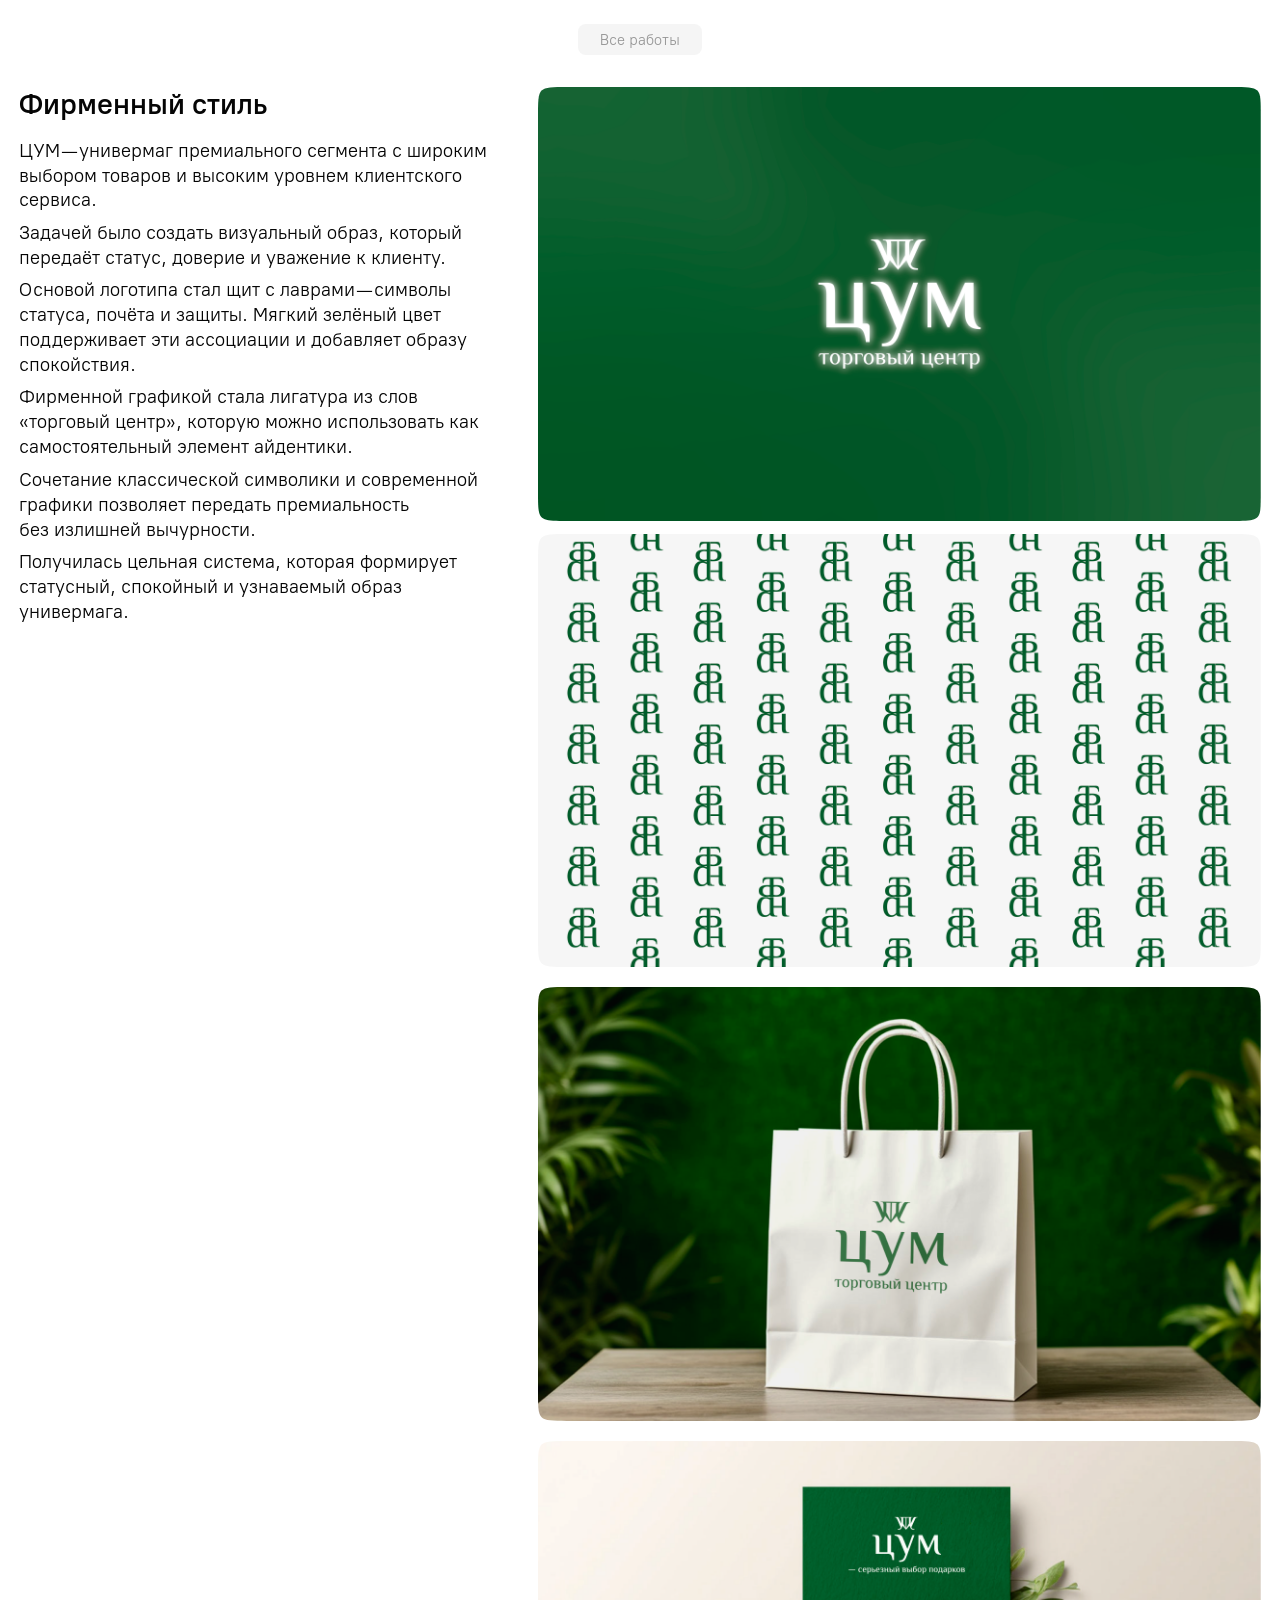
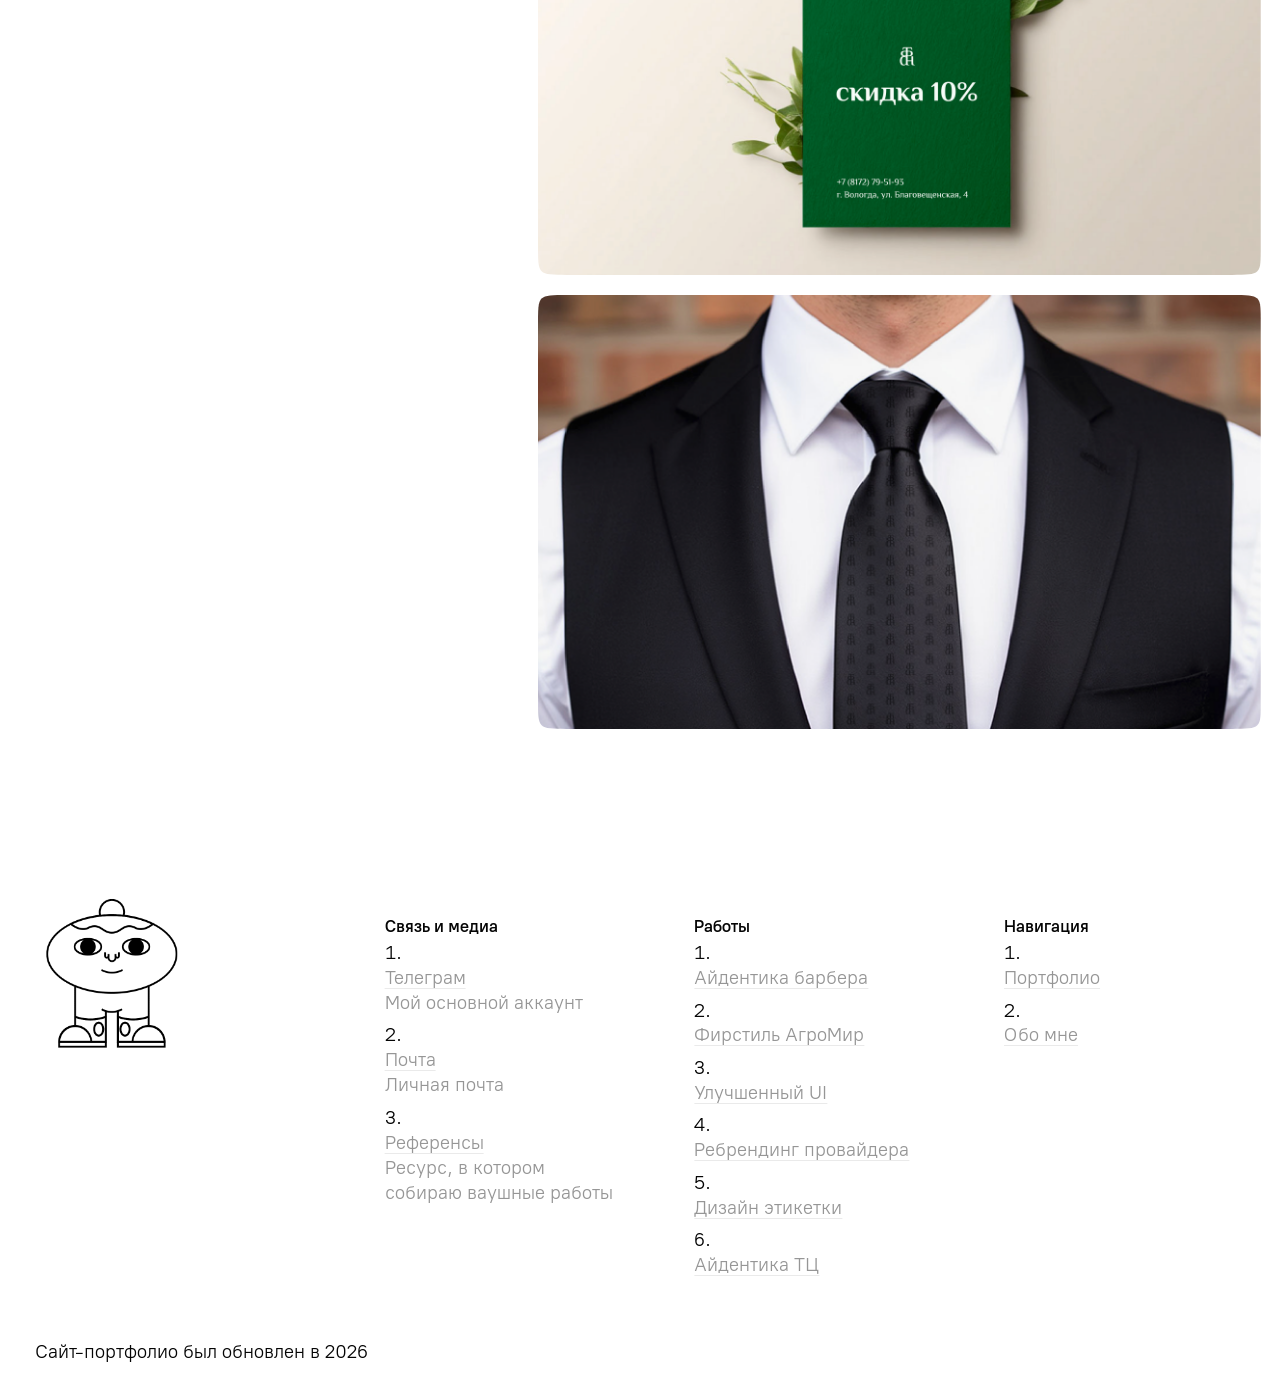
<file: tsum_up.html>
<!DOCTYPE html>
<html lang="en">
<head>
    <meta charset="utf-8">
    <title>Торговый центр</title>
    <link rel="icon" type="image/png" href="images/favicon-inverted.png">
    <meta name="viewport" content="width=device-width, initial-scale=1">
    <link rel="stylesheet" href="css/colors.css">
    <link rel="stylesheet" href="css/reset.css">
    <link rel="stylesheet" href="css/settings.css">
    <link rel="stylesheet" href="css/layout.css">
    <link rel="stylesheet" href="css/ids.css">
    <link rel="stylesheet" href="css/gallery.css">
    <link rel="stylesheet" href="css/navbar.css">
    <link rel="stylesheet" href="css/promo-block.css">
    <link rel="stylesheet" href="css/footnotes.css">
  </head>
<body>

<header>
    <a href="index.html"><strong>Все работы</strong></a>
</header>

<div class="ids__space S"></div>

<body class="ids">
<div class="ids__wrapper XL">
<div class="section">
<ids-gallery class="ids-gallery ids-gallery--split">

<figure class="ids__rounded">
<a href="images/gallery/tsum_bunner_upd.webp" data-pswp-width="1500" data-pswp-height="900">
<img src="images/gallery/tsum_bunner_upd.webp">
</a>
</figure>
<div class="ids__space S"></div>
<div class="ids__text-widt">
  <h3>Фирменный стиль</h3>
<p>ЦУМ — универмаг премиального сегмента с широким выбором товаров и высоким уровнем клиентского сервиса.</p>
<div class="ids__space S"></div>
<p>Задачей было создать визуальный образ, который передаёт статус, доверие и уважение к клиенту.</p>
<div class="ids__space S"></div>
<p>Основой логотипа стал щит с лаврами — символы статуса, почёта и защиты. Мягкий зелёный цвет поддерживает
эти ассоциации и добавляет образу спокойствия.</p>
<div class="ids__space S"></div>
<p>Фирменной графикой стала лигатура из слов «торговый центр», которую можно использовать
как самостоятельный элемент айдентики.</p>
<div class="ids__space S"></div>
<p>Сочетание классической символики и современной графики позволяет передать премиальность
без излишней вычурности.</p>
<div class="ids__space S"></div>
<p>Получилась цельная система, которая формирует статусный, спокойный и узнаваемый образ универмага.</p>
<div class="ids__space M"></div>
</div>
                  <figure class="ids__rounded">
                   <a href="images/gallery/tsum_bunner_1.webp" data-pswp-width="1500" data-pswp-height="900">
                    <img src="images/gallery/tsum_bunner_1.webp">
                    </a>
                  </figure>
                  <div class="ids__space S"></div>
                  <figure class="ids__rounded">
                   <a href="images/gallery/tsum_bunner_2.webp" data-pswp-width="1500" data-pswp-height="900">
                    <img src="images/gallery/tsum_bunner_2.webp">
                    </a>
                  </figure>
                  <div class="ids__space S"></div>
                  <figure class="ids__rounded">
                   <a href="images/gallery/tsum_bunner_3.webp" data-pswp-width="1500" data-pswp-height="900">
                    <img src="images/gallery/tsum_bunner_3.webp">
                    </a>
                  </figure>
                  <div class="ids__space S"></div>
                  <figure class="ids__rounded">
                   <a href="images/gallery/tsum_bunner_4_upd.webp" data-pswp-width="1500" data-pswp-height="900">
                    <img src="images/gallery/tsum_bunner_4_upd.webp">
                    </a>
                  </figure>
            </ids-gallery>
            </div>
            </div>
</body>
<div class="ids__space L"></div>

<footer>
<div class="ids__space L"></div>
        <div class="ids__sequence M gap-L">
            <div class="ids__sequence-item"><img src="images/gallery/loop_animation.gif" style="width: 55%" alt=""></div>
            <ol class="ids__sequence-item">
            <h5>Связь и медиа</h5>
            <hgroud>
            <li class=""><a href="https://t.me/strijyngd"><p>Телеграм</p></a></li>
            <p style="color: rgb(var(--ids__link-RGB))">Мой основной аккаунт</p></hgroud>
            <hgroud>
            <div class="ids__space S"></div>
            <li><a href="mailto:strijyn@proton.me"><p>Почта</p></a></li>
            <p style="color: rgb(var(--ids__link-RGB))">Личная почта</p></hgroud>
            <hgroud>
            <div class="ids__space S"></div>
            <li class=""><a href="https://t.me/theauthoris"><p>Референсы</p></a></li>
            <p style="color: rgb(var(--ids__link-RGB))">Ресурс, в котором собираю ваушные работы</p></hgroud>
            </ol>
            <ol class="ids__sequence-item">
            <h5>Работы</h5>
            <li class=""><a href="motherofcuts.html"><p>Айдентика барбера</p></a></li>
            <div class="ids__space S"></div>
            <li class=""><a href="agromir_up.html"><p>Фирстиль АгроМир</p></a></li>
            <div class="ids__space S"></div>
            <li class=""><a href="better_ui.html"><p>Улучшенный UI</p></a></li>
            <div class="ids__space S"></div>
            <li><a href="newtech_up.html"><p>Ребрендинг провайдера</p></a></li>
            <div class="ids__space S"></div>
                <li><a href="jarofoil_up.html"><p>Дизайн этикетки</p></a></li>
            <div class="ids__space S"></div>
            <li><a href="tsum_up.html"><p>Айдентика ТЦ</p></a></li>
            </ol>
            <ol class="ids__sequence-item">
            <h5>Навигация</h5>
            <li><a href="index.html"><p>Портфолио</p></a></li>
            <div class="ids__space S"></div>
            <li><a href="aboutme_new.html"><p>Обо мне</p></a></li>
            <div class="ids__space S"></div>
            </ol>
        </div>
        <p>Сайт-портфолио был обновлен в 2026</p>
</footer>

<body class="ids">
    <script src="./js/lib/photoswipe.umd.min.js"></script>
    <script src="./js/lib/photoswipe-lightbox.umd.min.js"></script>
    <script src="./js/gallery.js"></script>

    <script src="./js/sleepy.js"></script>
    <script src="./js/footnotes.js"></script>
    <script src="./js/promo-block.js"></script>
    <script src="./js/prepositions.js"></script>
  </body>
</html>
</file>
<file: css/colors.css>
:root {
  --ids__text-RGB:        5, 5, 5;
  --ids__link-RGB:        150, 150, 150;
  --ids__hover-RGB:       0, 250, 0;
  --ids__accent-RGB:      253, 47, 75;
  --ids__code-RGB:        115, 120, 125;
  --ids__mark-RGB:        255, 225, 0;
  --ids__surface-RGB:     238, 240, 242;
  --ids__background-RGB:  255, 255, 255;
}

body {
  color: rgba(var(--ids__text-RGB), 1);
  background-color: rgba(var(--ids__background-RGB), 1);
}
</file>
<file: css/settings.css>
* {
  box-sizing: border-box;
}

/* Fonts */

@font-face {
  font-family: "Root UI";
  font-style: normal;
  font-display: swap;
  src: url("../fonts/pt-root-ui_vf.woff2") format("woff2"),
    url("../fonts/pt-root-ui_vf.woff") format("woff");
  font-weight: 300 700;
}

body {
  font-family: "Root UI";
  -webkit-font-smoothing: antialiased;
  font-weight: 400;
}

/* Density and radius */

:root {
  --ids__density: 1.3;
  --ids__radius: 1.5em;
}

body {
  font-size: 1em;
  line-height: var(--ids__density);
}


html {
  /* Font-size calculation using variables */

  --mobile-font-size-min: 15;
  --mobile-font-size-max: 32;

  --desktop-font-size-min: 11.5;
  --desktop-font-size-max: 22.5;

  --mobile-viewport-min: 320;
  --mobile-desktop-breakpoint: 768;
  --desktop-viewport-max: 1500;

  font-size: calc(var(--mobile-font-size-min) * 1px);

  @media screen and (min-width: 320px) {
    font-size: calc(
      var(--mobile-font-size-min) * 1px +
        (var(--mobile-font-size-max) - var(--mobile-font-size-min)) *
        (
          (100vw - var(--mobile-viewport-min) * 1px) /
            (var(--mobile-desktop-breakpoint) - var(--mobile-viewport-min))
        )
    );
  }

  @media screen and (min-width: 768px) {
    font-size: calc(
      var(--desktop-font-size-min) * 1px +
        (var(--desktop-font-size-max) - var(--desktop-font-size-min)) *
        (
          (100vw - var(--mobile-desktop-breakpoint) * 1px) /
            (var(--desktop-viewport-max) - var(--mobile-desktop-breakpoint))
        )
    );
  }

  @media screen and (min-width: 1500px) {
    font-size: calc(var(--desktop-font-size-max) * 1px);
  }


}

/* Smooth scroll for anchored links */

@media (prefers-reduced-motion: no-preference) {
  html {
    scroll-behavior: smooth;
  }
}
</file>
<file: css/layout.css>
.ids__space {
  height: calc(var(--ids__density) * 0.7em);

  &.S {
    height: calc(var(--ids__density) * 0.3em);
  }
  &.M {
    height: calc(var(--ids__density) * 1.4em);
  }
  &.L {
    height: calc(var(--ids__density) * 2.4em);
  }
  &.XL {
    height: calc(var(--ids__density) * 4em);
  }
}

.ids__wrapper {
  position: relative;
  width: 75%;
  margin: 0 auto;

  @media (width < 767px) {
    width: 100%;
    padding: 0 calc(var(--ids__density) * 0.6em);
  }
  
  &.L {
    width: 85%;

    @media (width < 767px) {
      width: 100%;
      padding: 0 calc(var(--ids__density) * 0.6em);
    }
  }
  &.XL {
    width: 100%;
    padding: 0 calc(var(--ids__density) * 0.75em);

    @media (width < 767px) {
      padding: 0 calc(var(--ids__density) * 0.6em);
    }
  }
  &.XXL {
    width: 100%;

    @media (width < 767px) {
      padding: 0;
    }
  }

  & .ids__text-width {
    width: 100%;

    @media (width < 767px) {
      width: 100%;
    }
  }
}

.ids__sequence {
  display: flex;
  flex-wrap: wrap;
  margin-bottom: calc(var(--ids__density) * 0.4em);
  --gap: 0em;
  gap: var(--gap);

  &.gap-L {
    --gap: 1.5em;
    margin-bottom: calc(var(--gap) * 1.5);
  }

  &.gap-M {
    --gap: 1em;
    margin-bottom: calc(var(--gap) * 1.5);
  }

  &.gap-S {
    --gap: 0.5em;
    margin-bottom: calc(var(--gap) * 1.5);
  }

  .ids__sequence-item {
    --columns: 4;
    width: calc((100% - var(--gap) * (var(--columns) - 1)) / var(--columns));

    @media (width < 767px) {
      --columns: 0;
    }
  }

  &.XL {
    .ids__sequence-item {
      --columns: 2;

      @media (width < 767px) {
        --columns: 1;
      }
    }
  }

  &.L {
    .ids__sequence-item {
      --columns: 3;

      @media (width < 767px) {
        --columns: 2;
      }
    }
  }

  &.S {
    .ids__sequence-item {
      --columns: 6;

      @media (width < 767px) {
        --columns: 3;
      }
    }
  }
}

.ids__rounded {
  border-radius: var(--ids__radius);
  corner-shape: squircle;
  overflow: hidden;
}

@supports not (corner-shape: squircle) {
  .ids__rounded {
    border-radius: 0;
    border-radius: initial;
    mask:
      url('data:image/svg+xml;utf-8,<svg xmlns="http://www.w3.org/2000/svg" width="100" height="100"><path d="m0,1 c0,-1 0,-1 1,-1 l99,0 l0,100 l-100,0 Z"/></svg>') top left / calc(var(--ids__radius) * 100) no-repeat intersect,
      url('data:image/svg+xml;utf-8,<svg xmlns="http://www.w3.org/2000/svg" width="100" height="100"><path d="m0,0 l99,0 c1,0 1,0 1,1 l0,99 l-100,0 l0,-100 Z"/></svg>') top right / calc(var(--ids__radius) * 100) no-repeat intersect,
      url('data:image/svg+xml;utf-8,<svg xmlns="http://www.w3.org/2000/svg" width="100" height="100"><path d="m0,0 l100,0 l0,99 c0,1 -0,1 -1,1 l-99,0 Z"/></svg>') bottom right / calc(var(--ids__radius) * 100) no-repeat intersect,
      url('data:image/svg+xml;utf-8,<svg xmlns="http://www.w3.org/2000/svg" width="100" height="100"><path d="m0,0 l100,0 l0,100 l-99,0 c-1,0 -1,-0 -1,-1 Z"/></svg>') bottom left / calc(var(--ids__radius) * 100) no-repeat intersect
    ;
  }
}

header {
  padding: calc(var(--ids__density) * 0.98em) calc(var(--ids__density) * 1.4em);
    display: flex;
    justify-content: center;
}

footer {
    padding: calc(var(--ids__density) * 1.4em);
    padding: calc(var(--ids__density) * 1.4em);
}

header a[href="index.html"] {
  display: inline-flex;
  align-items: center;
  padding: 0.35em 0.9em;
  background: rgba(128, 128, 128, 0.08);
  border-radius: 0.5em;
  corner-shape: squircle;
  overflow: hidden;
  text-decoration: none;
  color: rgb(var(--ids__link-RGB));
  font-size: 0.805em;
  font-weight: 400;
  transition: color 0.5s ease, background 0.5s ease;
}
header a[href="index.html"] strong {
  font-weight: 400;
}
header a[href="index.html"]:hover {
  color: rgb(var(--ids__hover-RGB));
  background: rgba(var(--ids__hover-RGB), 0.12);
  transition: color 0s ease, background 0s ease;
}
</file>
<file: css/ids.css>
.ids {
  & a {
    color: rgb(var(--ids__link-RGB));
    text-decoration: underline;
    will-change: color;
    text-decoration-thickness: 1px;
    text-underline-offset: 0.2em;
    text-decoration-skip-ink: none;
    text-decoration-color: rgba(var(--ids__link-RGB), 0.2);
    transition:
      color 0.5s ease,
      text-decoration 0.5s ease;

    &:hover {
      color: rgb(var(--ids__hover-RGB));
      text-decoration-color: rgba(var(--ids__hover-RGB), 0.2);
      transition:
        color 0s ease,
        text-decoration 0s ease;
    }
  }

  .ids__promo-link {
    display: flex;

    & a {
      display: inline-block;
      padding: 0.45em 0.6em 0.5em;
      border: 1px solid rgba(var(--ids__text-RGB), 0.5);
      border-right: 0;

      &:hover {
        background-color:rgba(var(--ids__hover-RGB), 0.1)
      }

      &:first-child {
        border-radius: 0.3em 0 0 0.3em;
        padding-left: 1em;
      }

      &:last-child {
        border-radius: 0 0.3em 0.3em 0;
        padding-right: 1em;
        border-right: 1px solid rgba(var(--ids__text-RGB), 0.5)
      }

      &.active {
        color: RGB(var(--ids__text-RGB));
        background-color: rgba(var(--ids__text-RGB), 0.05);
        -webkit-text-decoration: none;
        text-decoration: none;
        cursor: default;
      }

      &.active::after {
        content: " ↓";
      }
    }
  }

  & p {
    margin-top: 0;
    margin-bottom: calc(var(--ids__density) * 0.0em);

    &.loud {
      font-size: 2em;
      line-height: 1.2;
    }

    &.huge {
      font-size: 6em;
      line-height: 1;
      -webkit-text-stroke: 1px rgba(var(--ids__text-RGB), 1);
      -webkit-text-fill-color:transparent;

      @media (max-width: 767px) {
        &.huge {
          font-size: 3.2em;
        }
      }

      @media (max-width: 549.98px) {
        &.huge {
          font-size: 2.8em;
        }
      }
    }
  }

  & h1,
  & h2,
  & h3,
  & h4,
  & h5,
  & h6 {
    margin: 0;
    font-weight: 600;
  }

  & h1 {
    font-size: 3.6em;
    font-weight: 700;
    letter-spacing: -0.01em;
    line-height: calc(var(--ids__density) / 1.3);
    margin-bottom: 0.4em;

    @media (width < 767px) {
      font-size: 2.6em;
    }

    &.S {
      font-size: 2.4em;
      font-weight: 650;
    }
    &.XS {
      font-size: 1.5em;
      font-weight: 600;
    }
  }

  & h2 {
    font-size: 2.4em;
    font-weight: 650;
    line-height: calc(var(--ids__density) / 1.2);
    margin-bottom: 0.5em;

    &.XS {
      font-size: 1.5em;
      font-weight: 600;
    }
  }

  & h3 {
    font-size: 1.5em;
    line-height: calc(var(--ids__density) / 1.1);
    margin-bottom: 0.6em;
  }

  & h4 {
    font-size: 1.1em;
    line-height: var(--ids__density);
    margin-bottom: 0;
  }

  & h5 {
    font-size: 0.9em;
    line-height: var(--ids__density);
    margin-bottom: 0.2em;
  }

  & h6 {
    font-size: 0.8em;
    text-transform: uppercase;
    letter-spacing: 0.05em;
    line-height: var(--ids__density);
    margin-bottom: 0.5em;
  }

  & strong,
  & b {
    margin-left: 0.5em;
    margin-right: 0.5em;
    font-weight: 600;
  }

  & mark {
    color: rgb(var(--ids__text-RGB));
    background-color: rgb(var(--ids__mark-RGB));
  }

    & ul, {
    }
  & ol {
    margin: 0 0 calc(var(--ids__density) * 0.75em) 0;
    padding: 0;

    & li {
        position: relative;
        display: flex;
        margin-bottom: 0;
    }
  }

  & ul {
      padding-left: 0;
      margin-top: 0;
      margin-bottom: 0;
    & li {
      list-style-type: none;
      padding: 0;
      }
    }
  }

  & ol {
    & li {
      list-style: decimal inside none;
    }
  }

  & blockquote {
    font-size: 1.4em;
    line-height: var(--ids__density);
    margin: 0;
    padding-left: calc(var(--ids__density) * 0.75em);
    margin-bottom: calc(var(--ids__density) * 1em);
  }

  & aside {
    margin: 0;
    margin-bottom: calc(var(--ids__density) * 0.5em);
    background: rgb(var(--ids__surface-RGB));
    padding-top: calc(var(--ids__density) * 0.4em);
    padding-right: calc(var(--ids__density) * 1.5em);
    padding-bottom: calc(var(--ids__density) * 0.4em);
    padding-left: calc(var(--ids__density) * 0.5em);
    border-radius: 0.2em;

    @media (width < 767px) {
      padding-right: calc(var(--ids__density) * 0.75em);
    }
  }

  & code {
    margin-bottom: 0.2em;
    font-size: 0.9em;
    font-family: "Root UI";
    letter-spacing: 0.02em;
    font-weight: 450;
    padding: 0.1em 0.25em;
    border-radius: 0.2em;
    color: rgba(var(--ids__code-RGB), 1);
    border: 1px solid rgba(var(--ids__code-RGB), 0.1);
    background: rgba(var(--ids__code-RGB), 0.1);
  }

  & figure {
    margin: 0 0 calc(var(--ids__density) * 0.5em) 0;

    &.XXS,
    &.ids__figure__XXS {
      width: 25%;
    }
    &.XS,
    &.ids__figure__XS {
      width: 50%;
    }
    &.S,
    &.ids__figure__S {
      width: 75%;
    }

    & figcaption {
      margin-top: calc(var(--ids__density) * 0.25em);
      font-size: 0.8em;
      line-height: var(--ids__density);
      opacity: 0.7;
    }
  }

  & details {
    padding: 0.5em;
    cursor: pointer;
    border-radius: var(--ids__radius);

    & summary {
      padding-bottom: var(--ids__micro-padding);
    }
  }

  & table {
    border-spacing: 0;
    background-color: inherit;

    @media (max-width: 768px) {
      font-size: 0.7em;
    }

    thead {
      background-color: inherit;
    }

    tr {
      background-color: inherit;

      & th {
        position: sticky;
        top: 0px;
        text-align: left;
        border-bottom: 2px solid rgba(var(--ids__text-RGB), 1);
        padding-bottom: 0.3em;
        background-color: inherit;

        @media (max-width: 768px) {
          padding-top: 0.8em;
        }
      }

      & td {
        padding: 0.8em 0.5em 1em 0;
        border-bottom: 1px solid rgba(var(--ids__text-RGB), 0.5);
        vertical-align: top;
      }

      &:last-child {
        & td {
          border-bottom: none;
        }
      }
    }
  }

  & hr {
    border-top-color: rgba(var(--ids__text-RGB), 0.2);
    border-bottom: 0;
  }
}

.ids .ids__keywords code {
  display: inline-block;
  margin-bottom: 0.6em;
}

/* Captions overlaid inside their card image */
.ids .ids__sequence-item > a {
  display: block;
  text-decoration: none;
}

.ids .ids__sequence-item > a > figure {
  position: relative;
  margin-bottom: 0;
}

.ids .ids__sequence-item > a > figure > h5 {
  position: absolute;
  z-index: 1;
  left: calc(var(--ids__density) * 1em);
  right: calc(var(--ids__density) * 1em);
  bottom: calc(var(--ids__density) * 1em);
  margin: 0;
  color: rgb(var(--ids__background-RGB));
  text-align: left;
  transition: color 0.5s ease;
}

.ids .ids__sequence-item > a:hover > figure > h5 {
  color: rgb(var(--ids__hover-RGB));
  transition: color 0s ease;
}

.ids .ids__sequence-item a[href="jarofoil.html"] h5 {
  color: rgb(var(--ids__link-RGB));
}
</file>
<file: css/gallery.css>
@import 'lib/photoswipe.css';

ids-gallery, .ids__gallery {
    display: flex;
    flex-direction: column;
    flex-wrap: wrap;
    gap: 0.5    em;


    figure {
        flex: 1;

        &:focus-within:has(a:focus-visible) {
            outline: 2px solid rgb(var(--ids__link-RGB));
            outline-offset: 2px;
        }

        a:hover, a:focus-visible {
            opacity: 0.9;
        }

        img {
            object-fit: contain;
            max-height: 100%;
            max-width: 100%;
        }

        figcaption {
            margin-right: -25%;
        }
    }
}

/* Split layout: text left, images right */
@media (width >= 767px) {
    .ids-gallery--split {
        position: relative;
        display: grid;
        grid-template-columns: minmax(0, 2fr) minmax(0, 3fr);
        align-items: start;
        column-gap: calc(var(--ids__density) * 1.5em);
        row-gap: 0;
    }

    .ids-gallery--split > figure {
        grid-column: 2;
    }

    .ids-gallery--split > .ids__text-widt {
        position: absolute;
        top: 0;
        left: 0;
        width: calc((100% - var(--ids__density) * 1.5em) * 0.4);
    }

    .ids-gallery--split > .ids__space {
        grid-column: 2;
    }

    .ids-gallery--split > .ids__space:has(+ .ids__text-widt) {
        display: none;
    }
}

/* PhotoSwipe lightbox caption */
.pswp .pswp__caption {
    position: absolute;
    display: grid;
    left: 0;
    right: 0;
    bottom: calc(var(--ids__density, 1.5) * 1em);

    figcaption {
        place-self: center;
        color: rgb(var(--ids__background-RGB));
        background: rgba(var(--ids__text-RGB), 0.8);
        font-size: 0.8em;
        line-height: var(--ids__density, 1.5);
        padding: 0.4em 0.8em;
        text-align: center;
        max-width: 80%;

        a {
            color: inherit;
            text-decoration: underline;
            text-underline-offset: 0.15em;

            &:hover {
                opacity: 0.7;
            }
        }
    }


}
</file>
<file: css/navbar.css>
.ids__navbar {
    display: block;
    position: fixed;
    top: 0.3em;
    right: 0.3em;
    z-index: 1;

    @media (width < 767px) {
        position: static;
        margin: 1em 0;

    }
}

.ids__link {
    display: block;
    position: fixed;
    top: 0.3em;
    right: 0.3em;
    z-index: 1;

    @media (width < 767px) {
        position: static;
        margin: 1em 0;

    }
}

.ids__navbar ul li {
    font-size: 1em;
    border: solid 1px transparent;

    padding: 0;
    margin-bottom: 0;

    &::before {
        content: '';
    }

    @media (width < 767px) {
        font-size: 1em;
    }

    a {
        padding: 0.2em 0.5em 0.2em 0.3em;
        border-radius: 0.2em;
        display: block;
        text-decoration: none;

        @media (width < 767px) {
            padding: 0.2em 0;
        }
    }
}

.ids__navbar .current {

    a {
        background-color: rgba(var(--ids__link-RGB), 0.1);

        @media (width < 767px) {
            background-color: transparent;
        }

        &:hover {
            background-color: rgba(var(--ids__hover-RGB), 0.1);
            @media (width < 767px) {
            background-color: transparent;
        }
        }
    }



}
.ids__nav-item {
}
</file>
<file: css/promo-block.css>
.ids__inline-gallery {
  display: grid;
  gap: 0.2em;
  position: relative;
  touch-action: pan-y;

  & > img {
    display: block;
    grid-area: 1/1;
    width: 100%;
    aspect-ratio: var(--img-aspect-ratio, 1/1);
    object-fit: cover;
    object-position: center;
    pointer-events: none;
    visibility: hidden;
    transition: filter 500ms ease;
  }

  & > img:first-child {
    visibility: visible;
  }

  & > a::after {
    content: "";
    display: block;
    position: absolute;
    inset: 0;
  }

  &:hover {
    &:has(a) > img {
      filter: brightness(105%);
      transition: filter 0s;
    }
  }

  .ids__inline-gallery__pos {
    text-align: center;
    font-variant-numeric: tabular-nums;

    &::before {
      content: attr(data-index) "/" attr(data-count);
    }
  }

  .ids__inline-gallery__dots {
    display: flex;
    justify-content: center;
    gap: 0.6em;

    .ids__inline-gallery__dot {
      width: 0.3em;
      aspect-ratio: 1/1;
      border-radius: 50%;
      background-color: rgba(var(--ids__text-RGB), 0.2);
    }

    .ids__inline-gallery__dot-active {
      background-color: rgba(var(--ids__text-RGB), 1);
      order: var(--index) !important;
      
    }
  }

  .ids__inline-gallery__dashes {
    display: flex;
    justify-content: center;
    gap: 0.4em;

    .ids__inline-gallery__dash {
      width: 0.5em;
      height: 0.1em;
      border-radius: 0.05em;
      background-color: rgba(var(--ids__text-RGB), 0.5);
      transition: width 100ms ease, background-color 100ms ease;
    }

    .ids__inline-gallery__dash-active {
      width: 1.5em;
      background-color: rgba(var(--ids__text-RGB), 1);
    }
  }
}
</file>
<file: css/footnotes.css>
/* ============================================
   IDS Footnote Link
   ============================================ */

ids-footnote-link {
  display: inline;
  white-space: nowrap;

  label {
    cursor: pointer;
    white-space: nowrap;
  }
}

.ids-footnote-link__button {
  appearance: none;
  cursor: pointer;
  padding: 0.5em 0.15em;
  margin: 0 0 0.15em 0.15em;
  transform: translateY(-0.3em);

  /* Circle styling */
  width: 1.3em;
  height: 1.3em;
  border-radius: 50%;
  display: inline-grid;
  font-size: 0.65em;
  line-height: 1;
  place-content: center;

  /* Not selected state: outlined circle */
  background: transparent;
  border: 1px solid rgb(var(--ids__text-RGB));
  color: rgb(var(--ids__text-RGB));

  &.enlarge {
    font-size: 0.85em;
  }

  /* Selected state: filled circle */
  &.open {
    background: rgb(var(--ids__text-RGB));
    border: 1px solid transparent;
    color: rgb(var(--ids__background-RGB));
  }

  /* Hover state for non-selected */
  &:not(.open):hover {
    border-color: rgb(var(--ids__hover-RGB));
    color: rgb(var(--ids__hover-RGB));
  }
}

/* ============================================
   IDS Footnote
   ============================================ */

.ids-footnote-wrap {
  left: 100%;
  width: max-content;
  height: auto;
  position: relative;
  top: var(--top);

  > :not(aside) {
    display: none;
  }
}

aside.ids-footnote {
  position: absolute;
  width: 20em;
  padding: calc(var(--ids__density) * 0.75em);
  font-size: 0.8em;
  z-index: 150;
  box-shadow: 0 0.5em 1em rgba(var(--ids__text-RGB), 0.3);
  background: rgb(var(--ids__background-RGB));
  border-radius: 0.3em;

  /* First paragraph badge - black filled circle */
  p:first-child::before {
    content: attr(data-index);
    display: inline-grid;
    place-items: center;
    width: 1.3em;
    height: 1.3em;
    border-radius: 50%;
    background: rgb(var(--ids__text-RGB));
    color: rgb(var(--ids__background-RGB));
    font-size: 1em;
    line-height: 1;
    margin-right: 0.3em;
    vertical-align: middle;
  }

  &.enlarge-number p:first-child::before {
    font-size: 1.1em;
  }

  /* Scrollability */
  &.scrollable {
    box-shadow:
      0 0.5em 1em rgba(var(--ids__text-RGB), 0.5),
      0 -10em 0 rgba(var(--ids__text-RGB), 0.3);
    overflow: auto;
  }
}

/* Mobile layout */
@media (width < 767px) {
  .ids-footnote-wrap {
    left: 0;
    bottom: 0;
  }

  aside.ids-footnote {
    position: fixed;
    bottom: 0;
    left: 0;
    width: 100%;
    font-size: 1em;
    max-height: calc(100dvh - 5em);
    margin-bottom: 0;
    border-bottom-left-radius: 0;
    border-bottom-right-radius: 0;
    box-shadow: 0 0.5em 1em rgba(var(--ids__text-RGB), 0.3);
  }
}

/* Scrollability - lock body scroll */
html:has(.ids-footnote.scrollable) {
  overflow: hidden;
}

/* Close button */
:not(.scrollable) .ids-footnote__close {
  display: none;
}
.scrollable .ids-footnote__close {
  display: block;

  width: 100%;
  background-color: transparent;
  border: none;
  color: rgba(var(--ids__link-RGB), 1);
  cursor: pointer;
  font-size: 0.9em;
  padding: 0.5em 0;
  margin-top: 1em;

  &:hover,
  &:active {
    color: rgba(var(--ids__hover-RGB), 1);
  }

  svg {
    width: 0.8em;
    height: 0.8em;
    margin-right: 0.5em;
    vertical-align: middle;
  }

  line {
    stroke: currentColor;
    stroke-width: 2;
    stroke-linecap: round;
    stroke-linejoin: round;
  }
}
</file>
